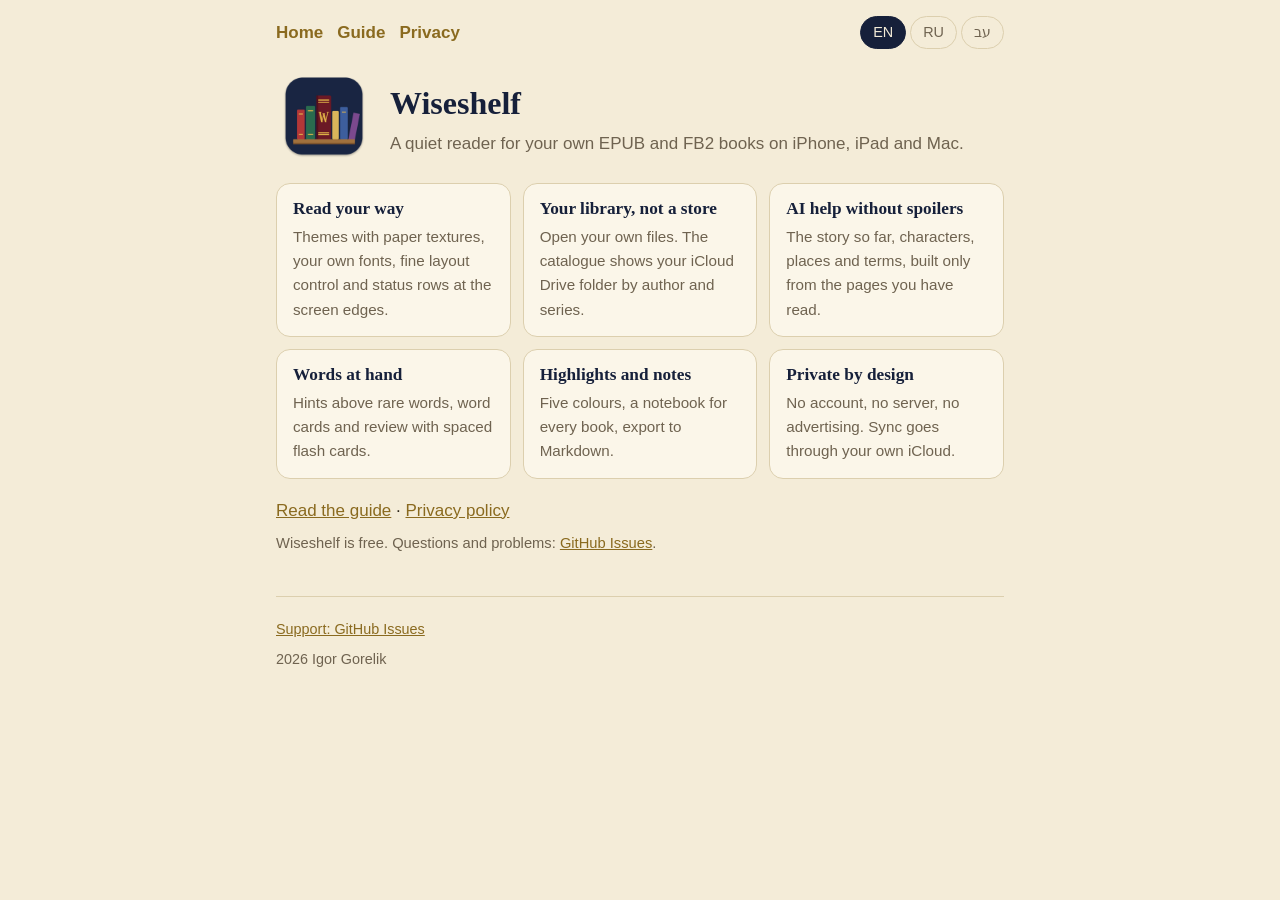
<file: index.html>
<!doctype html>
<html lang="en" dir="ltr">
<head>
<meta charset="utf-8">
<meta name="viewport" content="width=device-width, initial-scale=1">
<title>Wiseshelf – EPUB &amp; FB2 Reader</title>
<link rel="icon" href="icon.png">
<link rel="stylesheet" href="site.css">
</head>
<body>
<main>
<div class="top">
<nav class="nav"><a href="./" data-en="Home" data-ru="Главная" data-he="ראשי">Home</a><a href="guide.html" data-en="Guide" data-ru="Руководство" data-he="מדריך">Guide</a><a href="privacy.html" data-en="Privacy" data-ru="Приватность" data-he="פרטיות">Privacy</a></nav>
<div class="langs" role="group" aria-label="Language">
<button type="button" data-lang="en">EN</button><button type="button" data-lang="ru" lang="ru">RU</button><button type="button" data-lang="he" lang="he">עב</button>
</div>
</div>
<section lang="en" dir="ltr" data-title="Wiseshelf – EPUB &amp; FB2 Reader">
<div class="hero"><img src="icon.png" alt=""><div><h1>Wiseshelf</h1><p class="tag">A quiet reader for your own EPUB and FB2 books on iPhone, iPad and Mac.</p></div></div>
<div class="cards"><div class="card"><h3>Read your way</h3><p>Themes with paper textures, your own fonts, fine layout control and status rows at the screen edges.</p></div><div class="card"><h3>Your library, not a store</h3><p>Open your own files. The catalogue shows your iCloud Drive folder by author and series.</p></div><div class="card"><h3>AI help without spoilers</h3><p>The story so far, characters, places and terms, built only from the pages you have read.</p></div><div class="card"><h3>Words at hand</h3><p>Hints above rare words, word cards and review with spaced flash cards.</p></div><div class="card"><h3>Highlights and notes</h3><p>Five colours, a notebook for every book, export to Markdown.</p></div><div class="card"><h3>Private by design</h3><p>No account, no server, no advertising. Sync goes through your own iCloud.</p></div></div>
<p><a href="guide.html">Read the guide</a> · <a href="privacy.html">Privacy policy</a></p>
<p class="note">Wiseshelf is free. Questions and problems: <a href="https://github.com/IgorGorelik/wiseshelf-app/issues">GitHub Issues</a>.</p>
</section>
<section lang="ru" dir="ltr" data-title="Wiseshelf — читалка EPUB и FB2">
<div class="hero"><img src="icon.png" alt=""><div><h1>Wiseshelf</h1><p class="tag">Тихая читалка ваших собственных книг EPUB и FB2 для iPhone, iPad и Mac.</p></div></div>
<div class="cards"><div class="card"><h3>Читайте по-своему</h3><p>Темы с бумажной текстурой, свои шрифты, тонкая настройка вёрстки и строки состояния у краёв экрана.</p></div><div class="card"><h3>Ваша библиотека, а не магазин</h3><p>Открывайте свои файлы. Каталог показывает вашу папку в iCloud Drive по авторам и сериям.</p></div><div class="card"><h3>Помощь AI без спойлеров</h3><p>Сюжет до этого места, персонажи, места и термины: только по уже прочитанным страницам.</p></div><div class="card"><h3>Слова под рукой</h3><p>Подсказки над редкими словами, карточки слов и повторение с интервалами.</p></div><div class="card"><h3>Выделения и заметки</h3><p>Пять цветов, блокнот для каждой книги, экспорт в Markdown.</p></div><div class="card"><h3>Приватность</h3><p>Без учётной записи, без сервера, без рекламы. Синхронизация идёт через ваш iCloud.</p></div></div>
<p><a href="guide.html">Открыть руководство</a> · <a href="privacy.html">Политика приватности</a></p>
<p class="note">Wiseshelf бесплатна. Вопросы и проблемы: <a href="https://github.com/IgorGorelik/wiseshelf-app/issues">GitHub Issues</a>.</p>
</section>
<section lang="he" dir="rtl" data-title="Wiseshelf – קורא EPUB ו־FB2">
<div class="hero"><img src="icon.png" alt=""><div><h1>Wiseshelf</h1><p class="tag">אפליקציית קריאה שקטה לספרי ה־EPUB וה־FB2 שלכם ב־iPhone, ב־iPad וב־Mac.</p></div></div>
<div class="cards"><div class="card"><h3>קוראים בדרך שלכם</h3><p>ערכות נושא עם מרקם נייר, גופנים משלכם, שליטה מדויקת בעימוד ושורות מצב בשולי המסך.</p></div><div class="card"><h3>הספרייה שלכם, לא חנות</h3><p>פתחו את הקבצים שלכם. הקטלוג מציג את התיקייה שלכם ב־iCloud Drive לפי מחברים וסדרות.</p></div><div class="card"><h3>עזרת AI בלי ספוילרים</h3><p>העלילה עד כאן, דמויות, מקומות ומונחים: רק מתוך העמודים שכבר קראתם.</p></div><div class="card"><h3>מילים בהישג יד</h3><p>רמזים מעל מילים נדירות, כרטיסי מילים וחזרה במרווחים.</p></div><div class="card"><h3>הדגשות והערות</h3><p>חמישה צבעים, מחברת לכל ספר, ייצוא ל־Markdown.</p></div><div class="card"><h3>פרטיות</h3><p>בלי חשבון, בלי שרת, בלי פרסום. הסנכרון עובר דרך ה־iCloud שלכם.</p></div></div>
<p><a href="guide.html">למדריך</a> · <a href="privacy.html">מדיניות הפרטיות</a></p>
<p class="note">Wiseshelf חינמית. שאלות ובעיות: <a href="https://github.com/IgorGorelik/wiseshelf-app/issues">GitHub Issues</a>.</p>
</section>
<footer>
<p><a href="https://github.com/IgorGorelik/wiseshelf-app/issues" data-en="Support: GitHub Issues" data-ru="Поддержка: GitHub Issues" data-he="תמיכה: GitHub Issues">Support: GitHub Issues</a></p>
<p>2026 Igor Gorelik</p>
</footer>
</main>
<script src="site.js"></script>
</body>
</html>
</file>
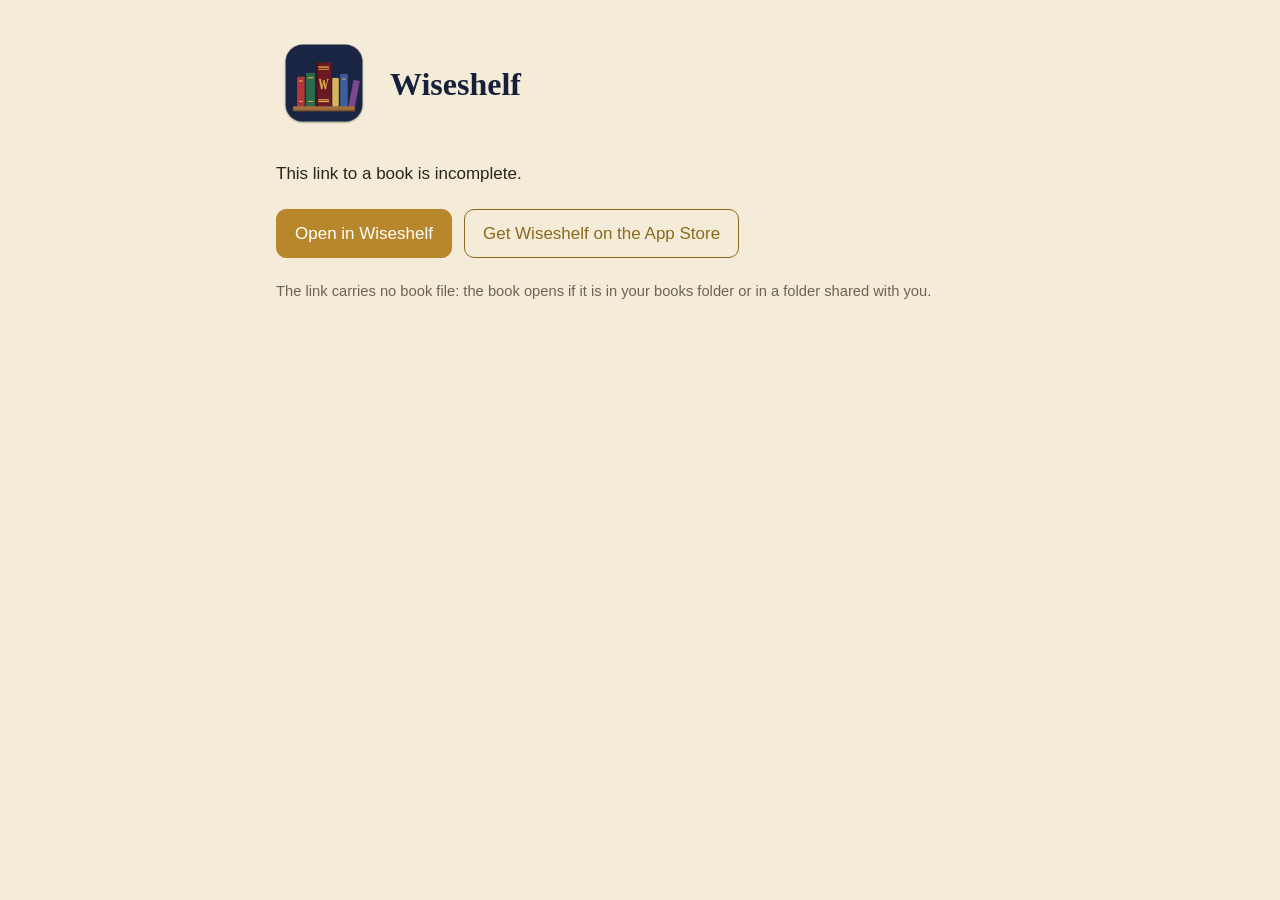
<file: b/index.html>
<!doctype html>
<html lang="en" dir="ltr">
<head>
<meta charset="utf-8">
<meta name="viewport" content="width=device-width, initial-scale=1">
<title>A book in Wiseshelf</title>
<meta property="og:title" content="A book in Wiseshelf">
<meta property="og:description" content="Open the book in Wiseshelf – EPUB &amp; FB2 Reader.">
<meta property="og:image" content="https://igorgorelik.github.io/wiseshelf-app/icon.png">
<link rel="icon" href="../icon.png">
<link rel="stylesheet" href="../site.css">
<style>
.book { margin: 28px 0 18px; }
.book h1 { margin: 0 0 6px; }
.book p { margin: 2px 0; color: var(--muted, #777); }
.actions { display: flex; flex-wrap: wrap; gap: 12px; margin: 22px 0; }
.actions a { padding: 10px 18px; border-radius: 10px; text-decoration: none; border: 1px solid currentColor; }
.actions a.primary { background: #B8862B; color: #fff; border-color: #B8862B; }
</style>
</head>
<body>
<main>
<div class="hero"><img src="../icon.png" alt=""><div><h1>Wiseshelf</h1></div></div>
<div class="book"><h1 id="title"></h1><p id="authors"></p><p id="series"></p></div>
<p id="note"></p>
<div class="actions">
<a id="open" class="primary" href="wiseshelf://b"></a>
<a id="store" href="https://apps.apple.com/app/id6839266000"></a>
</div>
<p id="hint" class="note"></p>
</main>
<script>
// The book's marks are after "#": they never reach the server. Book links: docs/book-links.md in the app's repository.
const T = {
  en: { note: "Someone sent you a link to this book. If you have Wiseshelf, it opens the book in your own folders.",
        open: "Open in Wiseshelf", store: "Get Wiseshelf on the App Store",
        hint: "The link carries no book file: the book opens if it is in your books folder or in a folder shared with you.",
        bad: "This link to a book is incomplete." },
  ru: { note: "Вам прислали ссылку на эту книгу. Если у вас есть Wiseshelf, книга откроется в ваших папках.",
        open: "Открыть в Wiseshelf", store: "Wiseshelf в App Store",
        hint: "В ссылке нет файла книги: она откроется, если есть в вашей папке с книгами или в папке, к которой вам дали доступ.",
        bad: "Ссылка на книгу неполная." },
  he: { note: "שלחו לך קישור לספר הזה. אם Wiseshelf מותקנת אצלך, הספר ייפתח מהתיקיות שלך.",
        open: "פתיחה ב-Wiseshelf", store: "Wiseshelf ב-App Store",
        hint: "בקישור אין קובץ של ספר: הספר ייפתח אם הוא נמצא בתיקיית הספרים שלך או בתיקייה ששיתפו איתך.",
        bad: "הקישור לספר אינו שלם." }
};
const lang = (navigator.language || "en").slice(0, 2);
const t = T[lang] || T.en;
document.documentElement.lang = T[lang] ? lang : "en";
if (lang === "he") document.documentElement.dir = "rtl";
const frag = location.hash.slice(1);
let book = null;
try {
  const b64 = frag.replace(/-/g, "+").replace(/_/g, "/");
  const bytes = Uint8Array.from(atob(b64 + "===".slice((b64.length + 3) % 4)), c => c.charCodeAt(0));
  book = JSON.parse(new TextDecoder().decode(bytes));
} catch (e) {}
const set = (id, text) => { document.getElementById(id).textContent = text || ""; };
if (book && book.t) {
  set("title", book.t);
  set("authors", (book.a || []).join(", "));
  if (book.s) set("series", book.s + (book.n ? " · " + book.n : ""));
  document.title = book.t + " — Wiseshelf";
  set("note", t.note);
} else {
  set("note", t.bad);
}
set("open", t.open);
set("store", t.store);
set("hint", t.hint);
document.getElementById("open").href = "wiseshelf://b#" + frag;
</script>
</body>
</html>
</file>
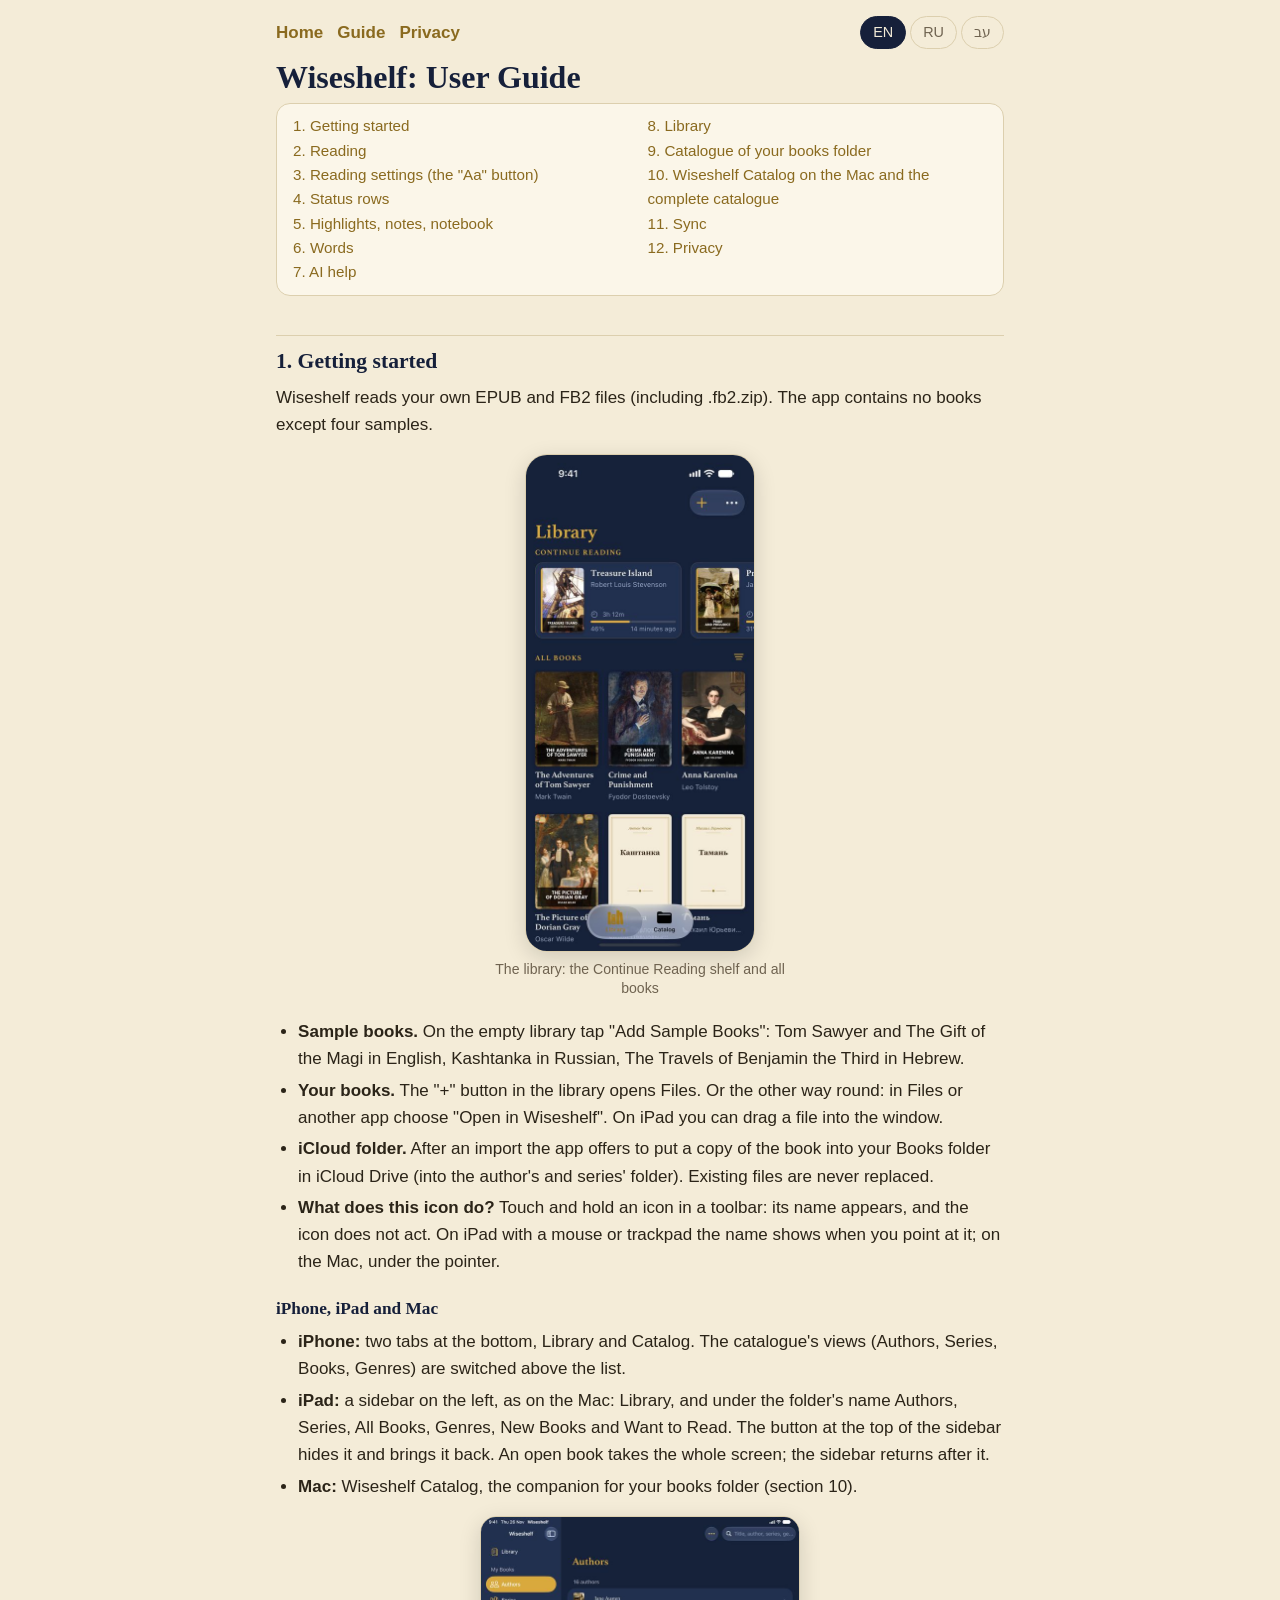
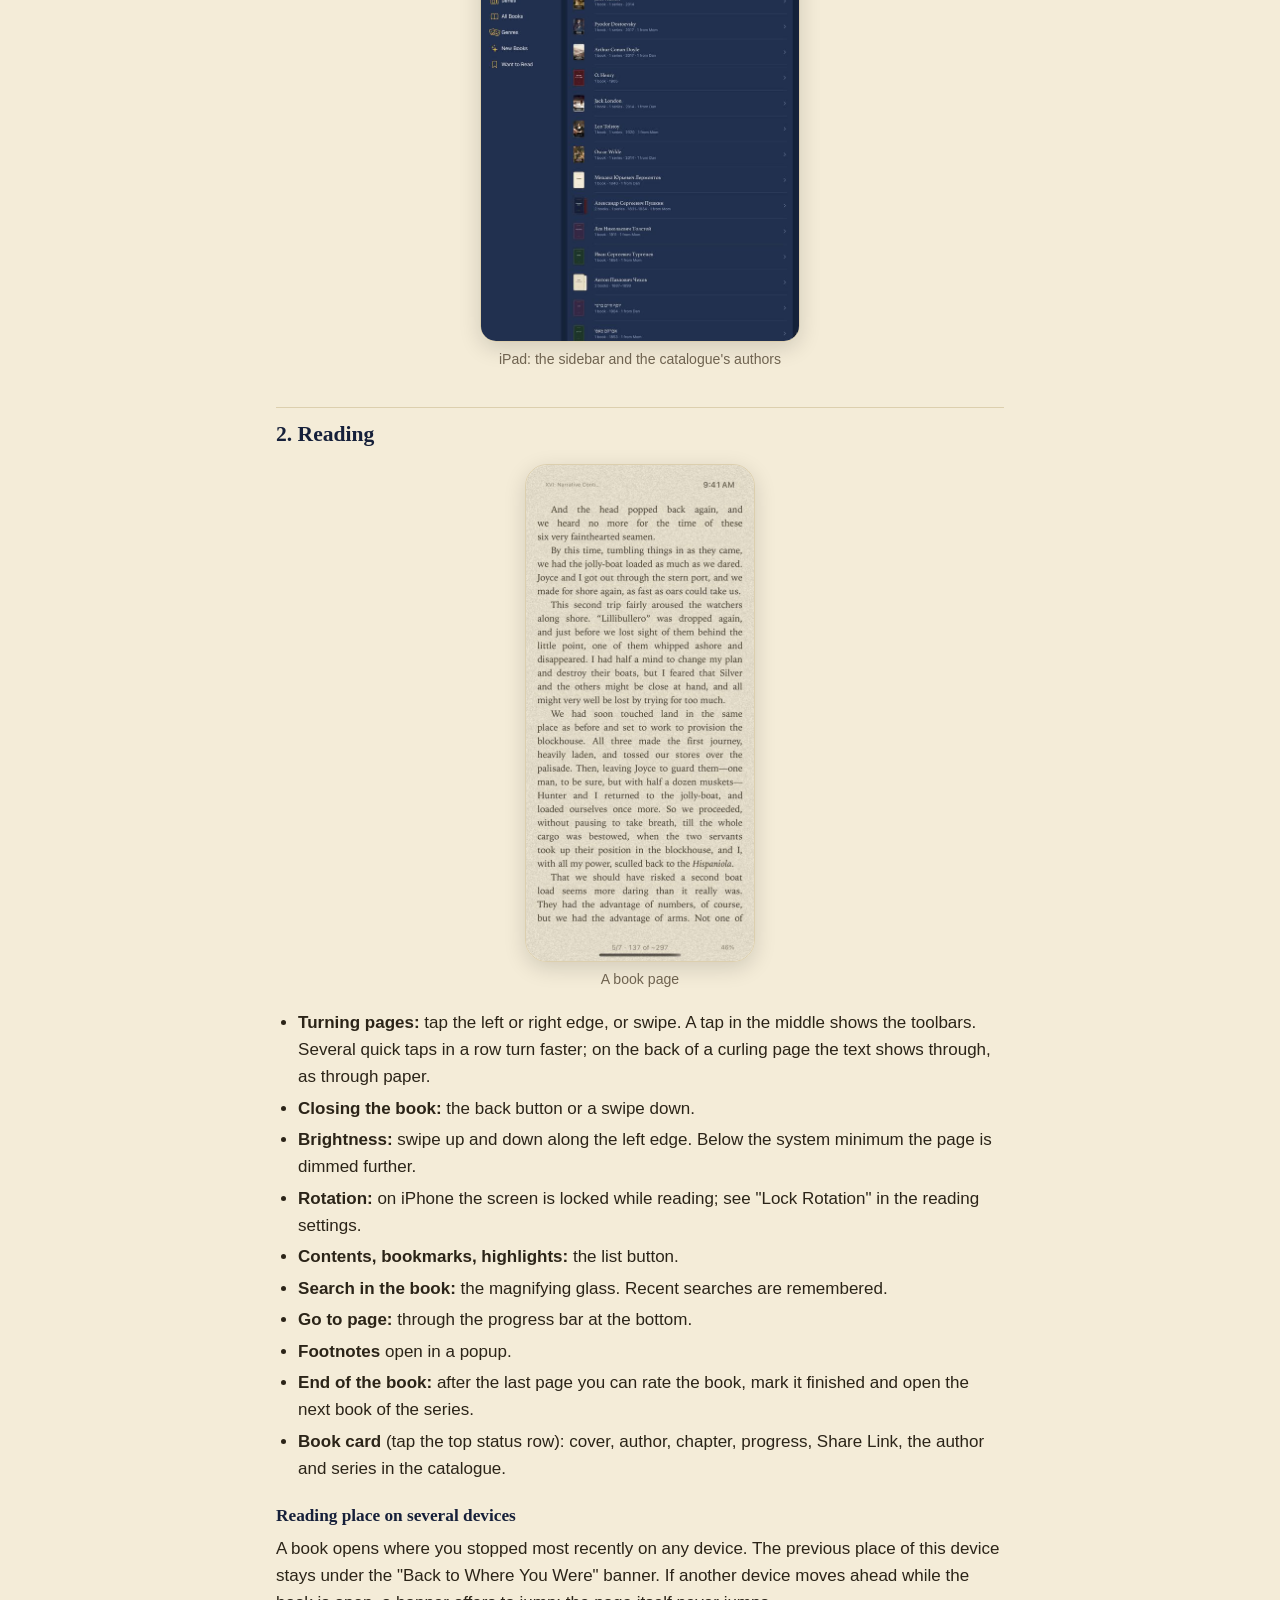
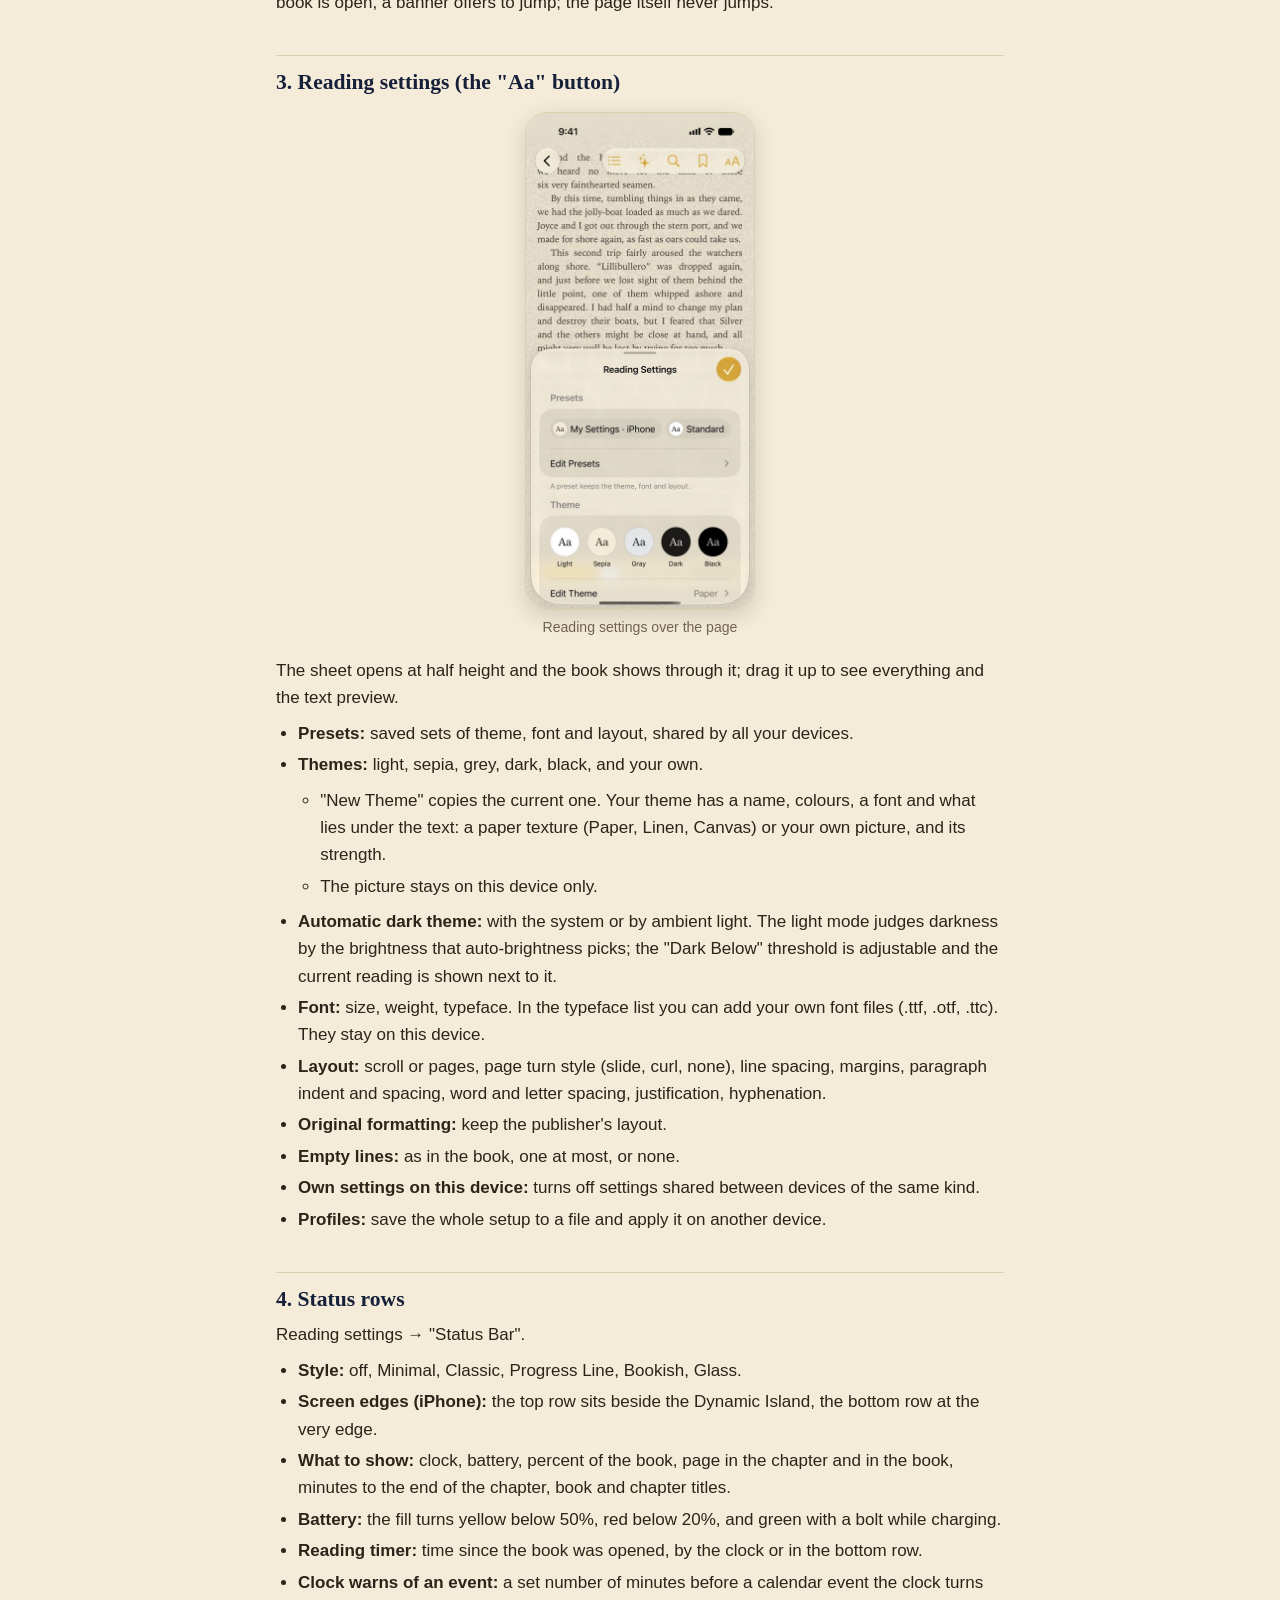
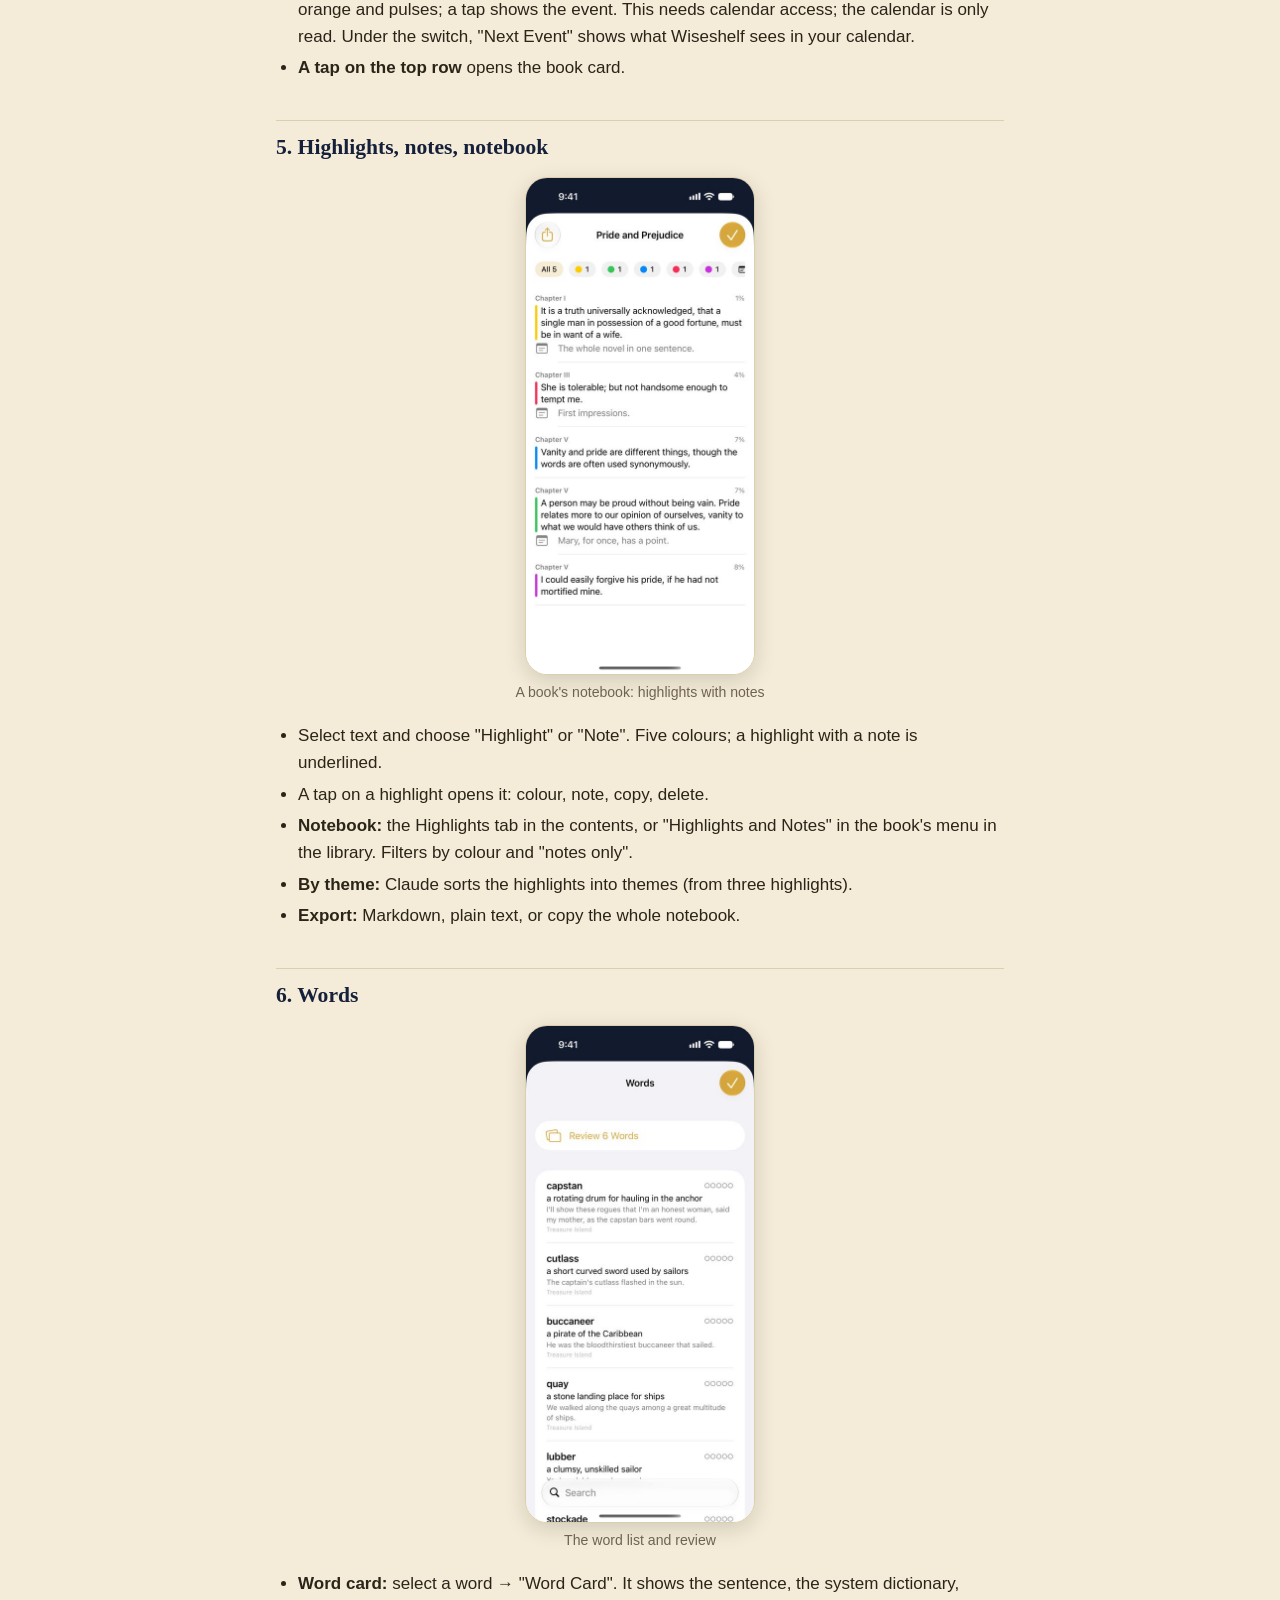
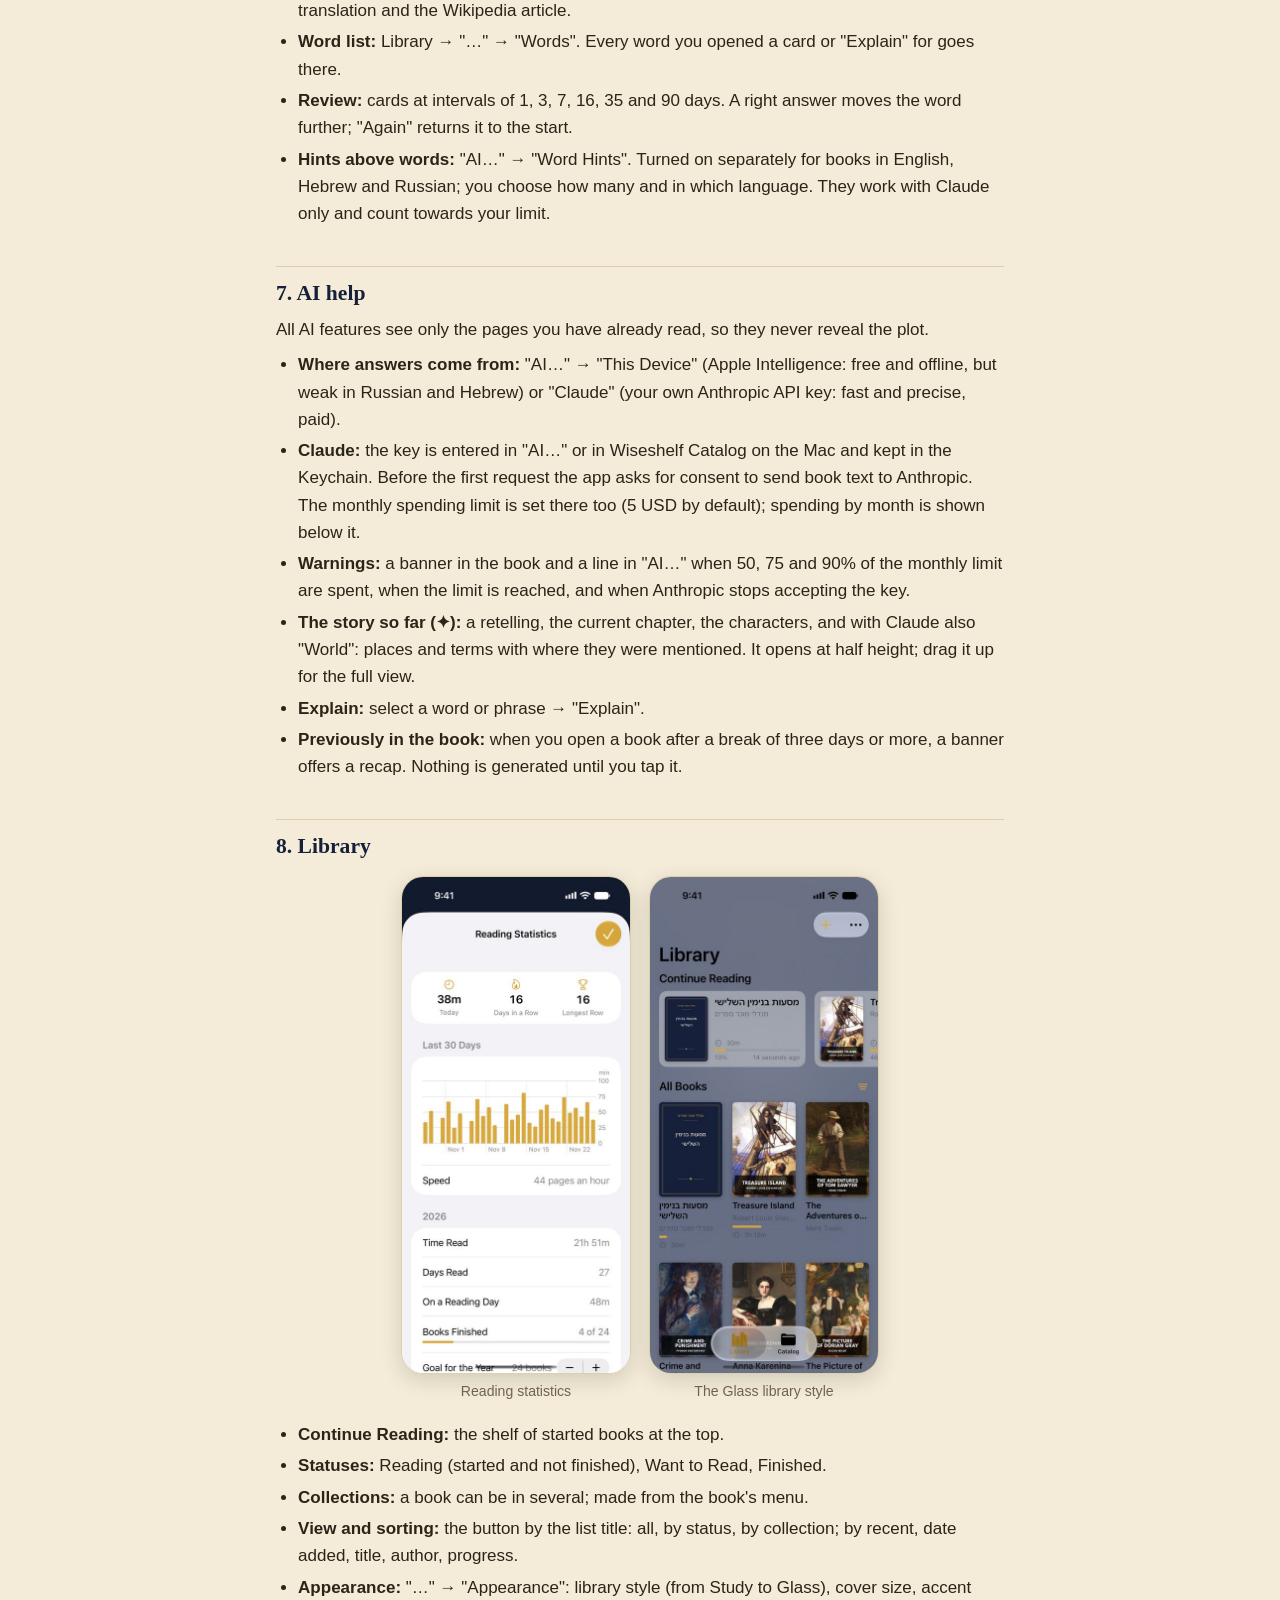
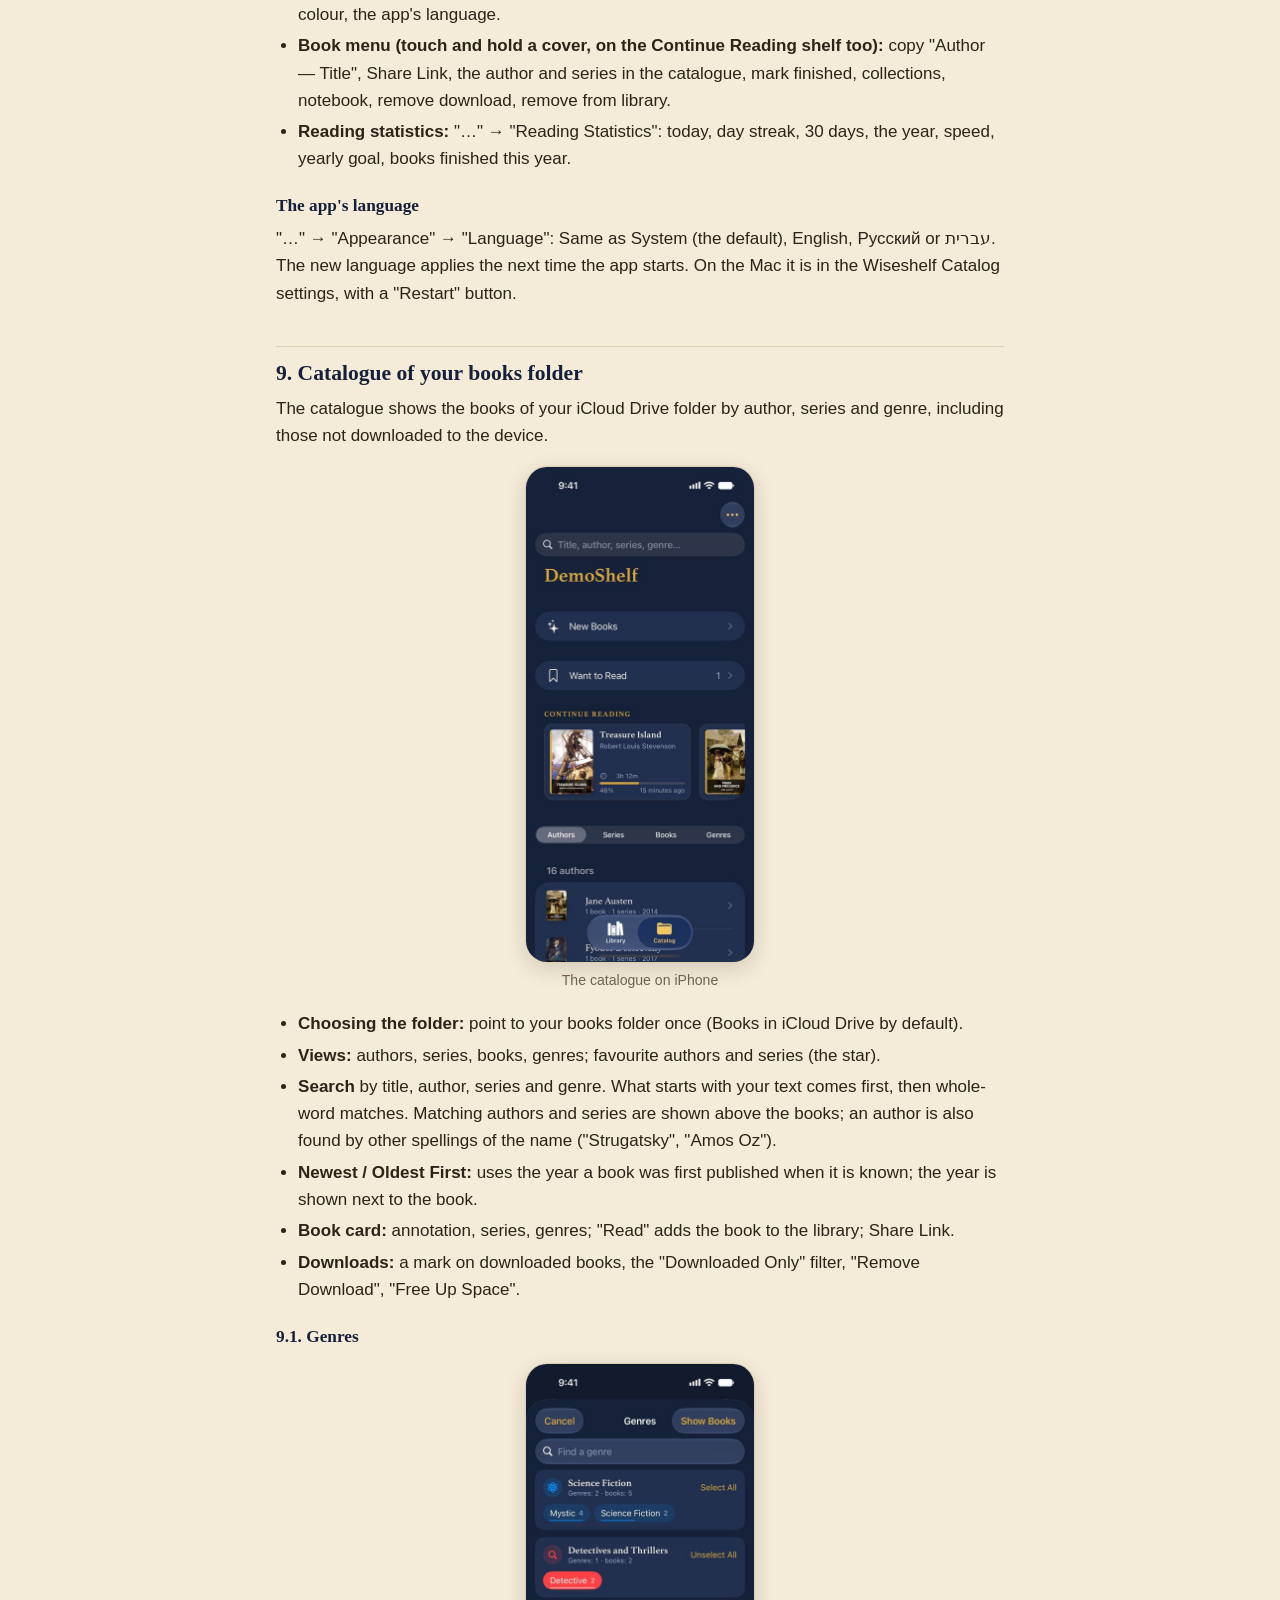
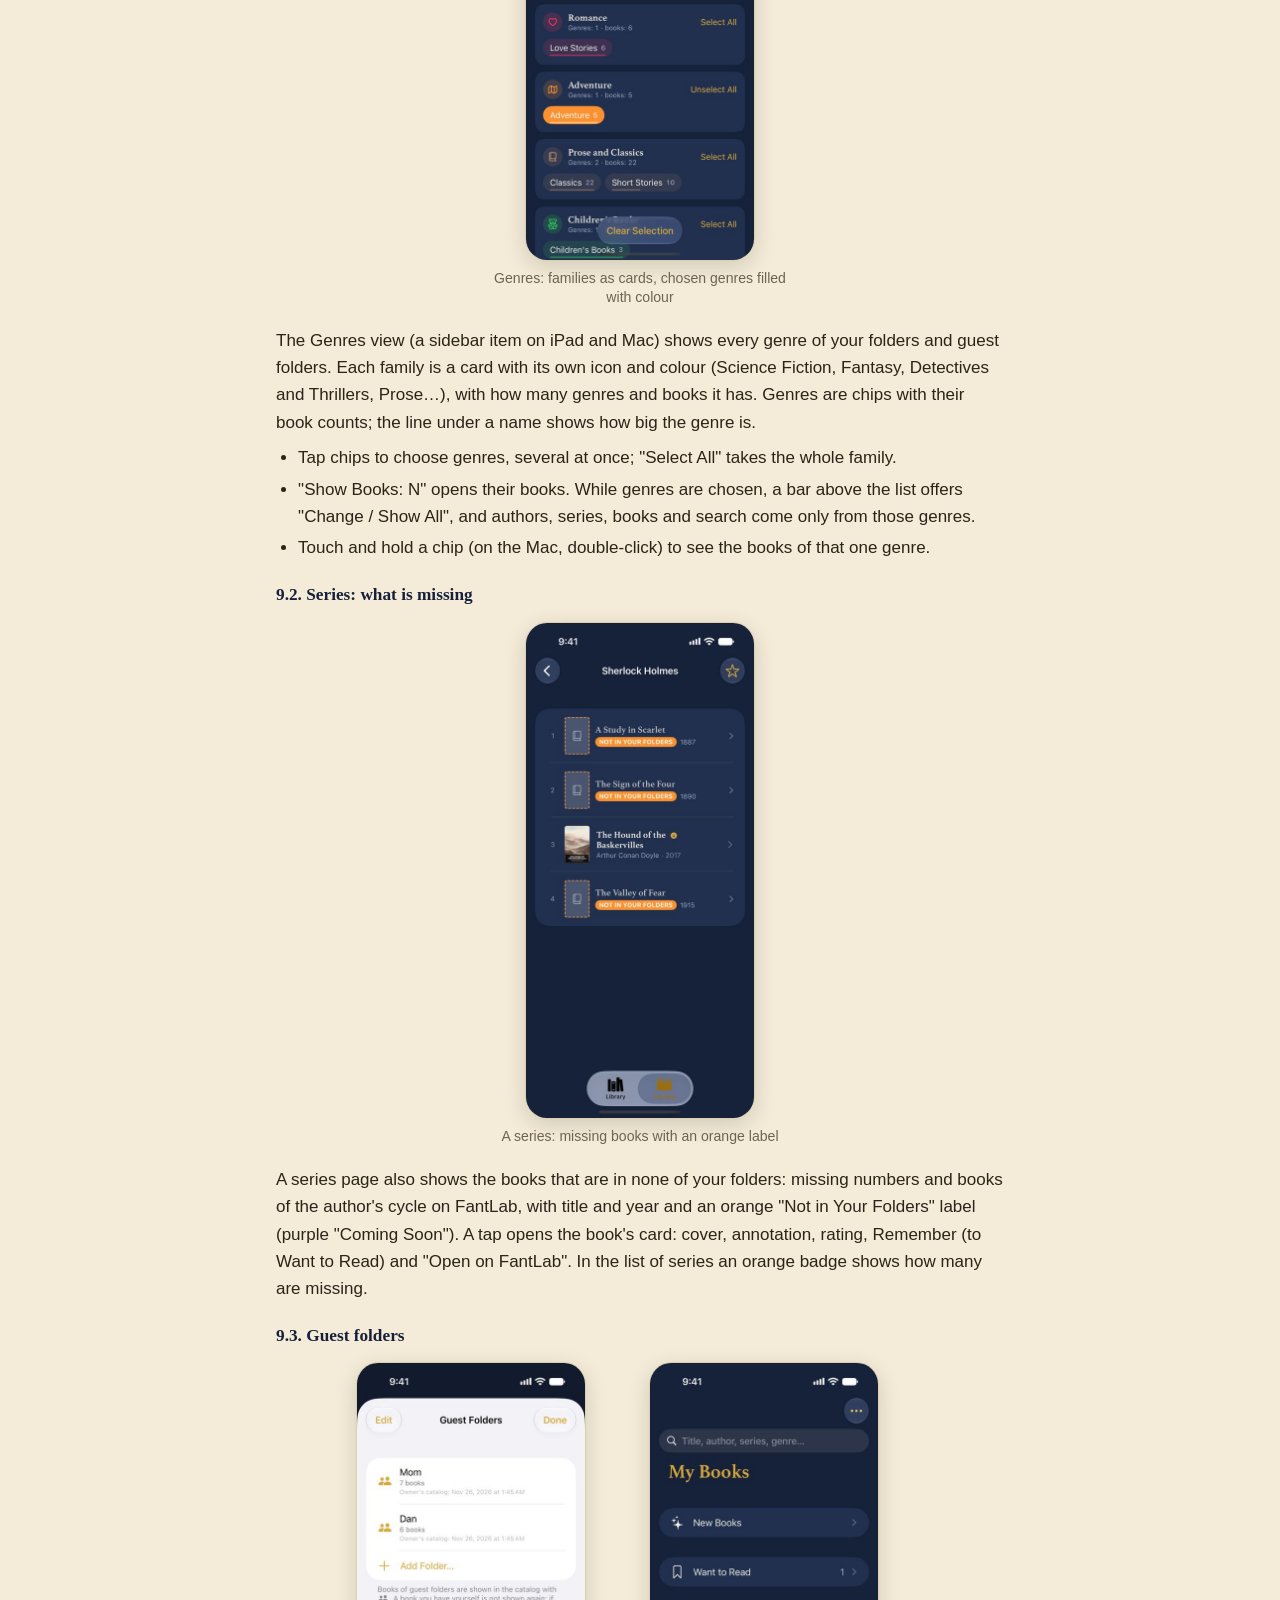
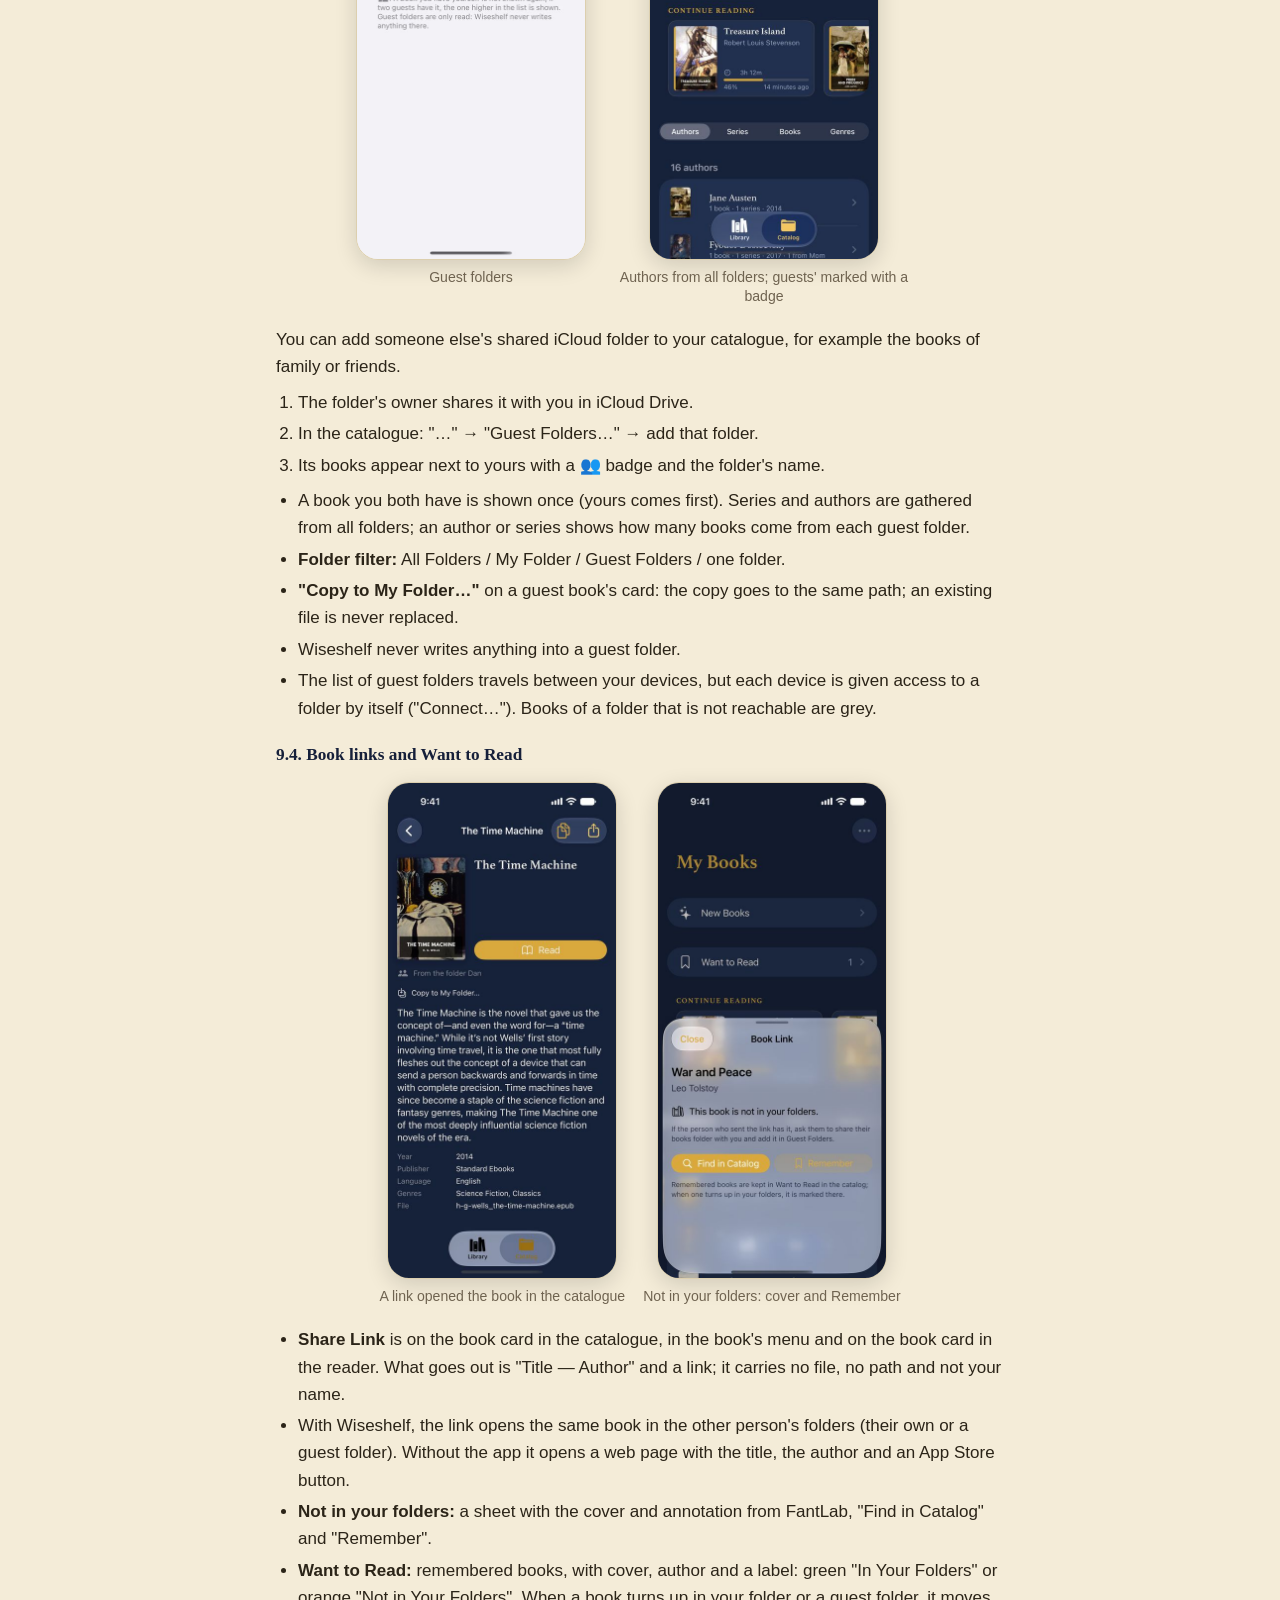
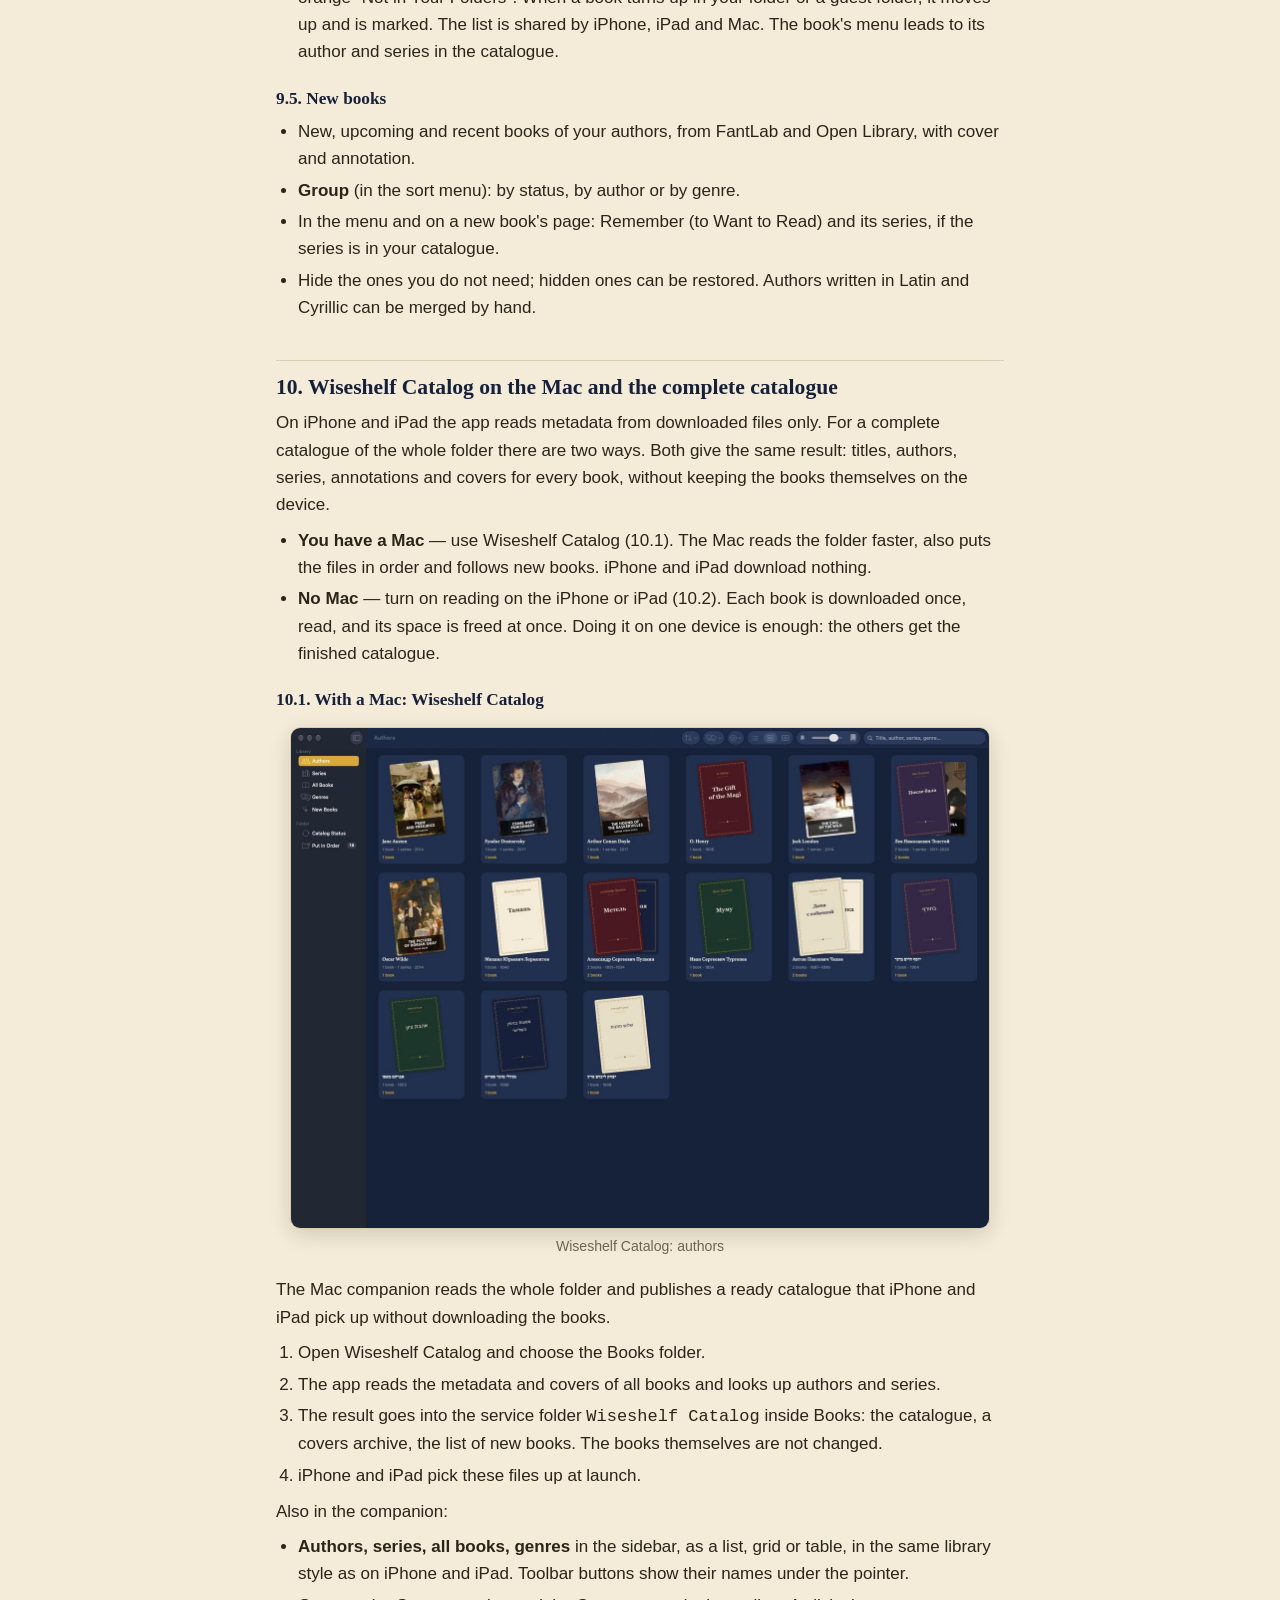
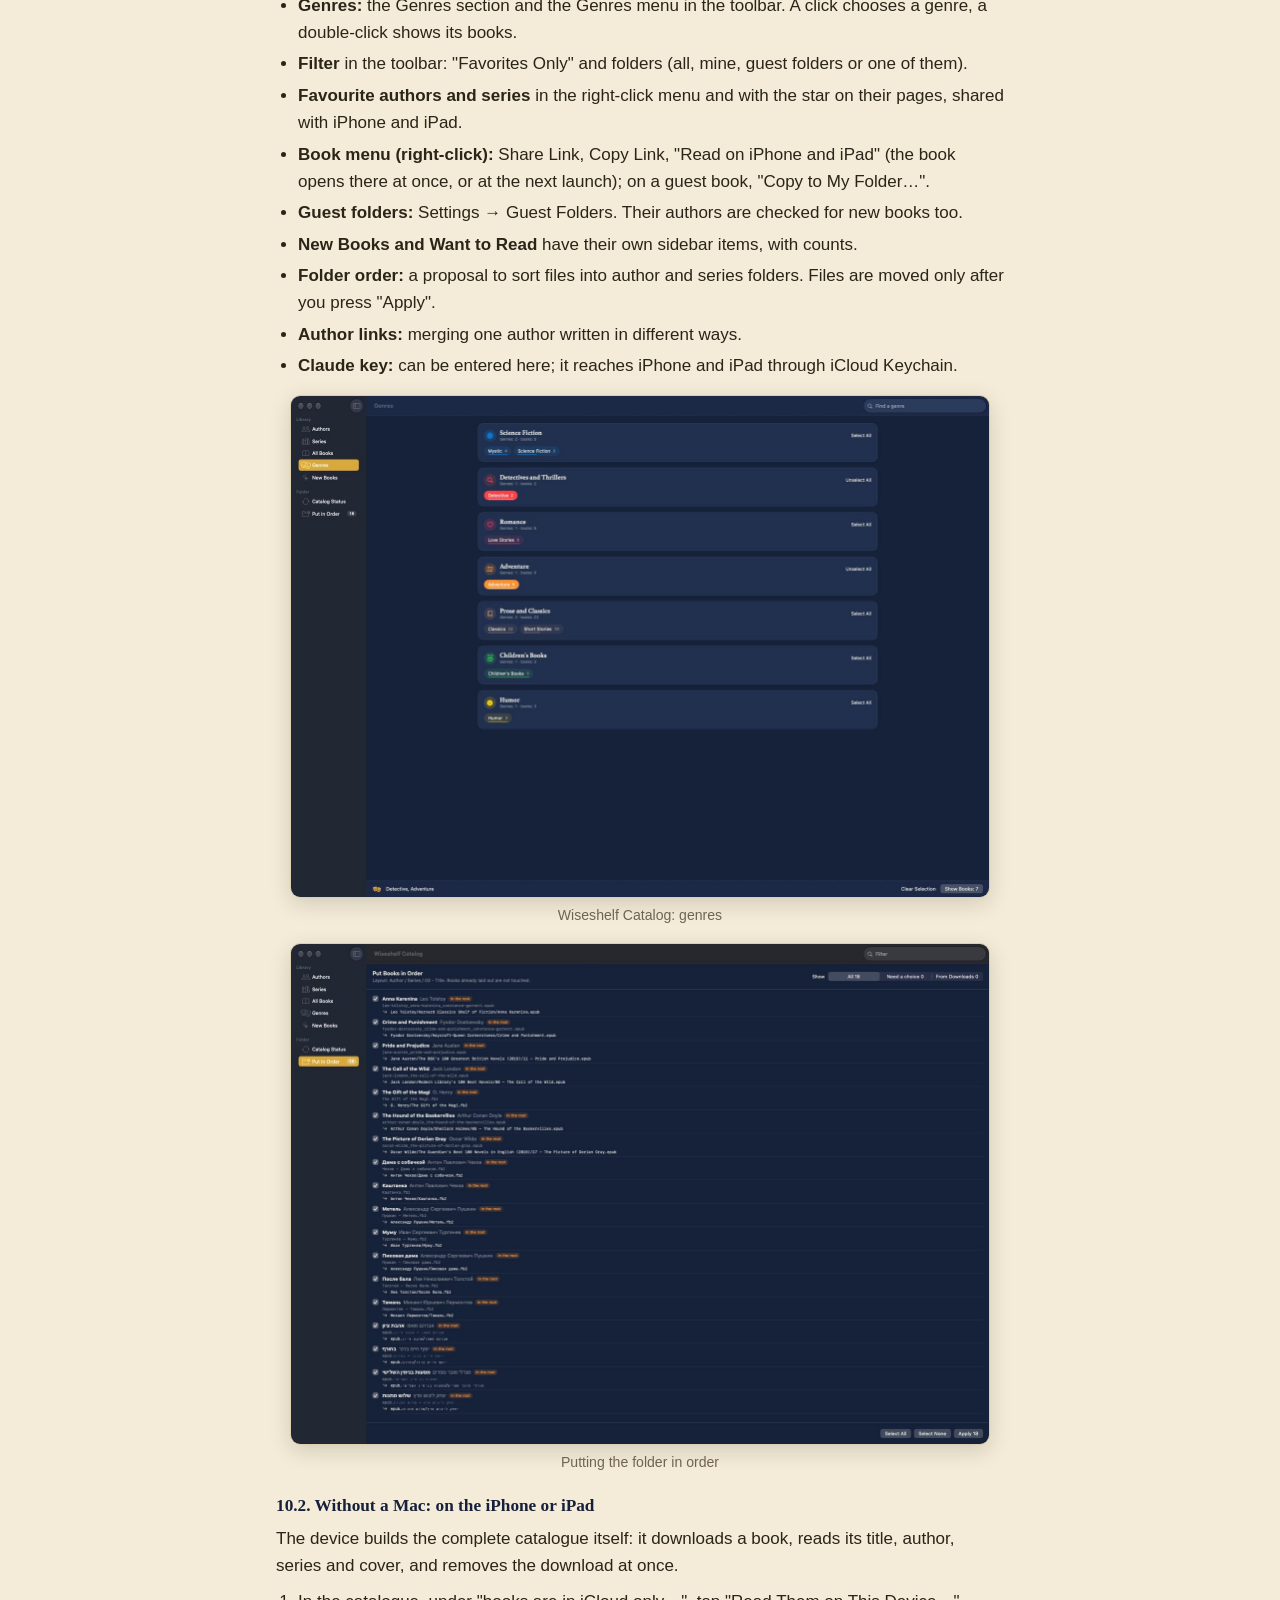
<file: guide.html>
<!doctype html>
<html lang="en" dir="ltr">
<head>
<meta charset="utf-8">
<meta name="viewport" content="width=device-width, initial-scale=1">
<title>Wiseshelf: User Guide</title>
<link rel="icon" href="icon.png">
<link rel="stylesheet" href="site.css">
</head>
<body>
<main>
<div class="top">
<nav class="nav"><a href="./" data-en="Home" data-ru="Главная" data-he="ראשי">Home</a><a href="guide.html" data-en="Guide" data-ru="Руководство" data-he="מדריך">Guide</a><a href="privacy.html" data-en="Privacy" data-ru="Приватность" data-he="פרטיות">Privacy</a></nav>
<div class="langs" role="group" aria-label="Language">
<button type="button" data-lang="en">EN</button><button type="button" data-lang="ru" lang="ru">RU</button><button type="button" data-lang="he" lang="he">עב</button>
</div>
</div>
<section lang="en" dir="ltr" data-title="Wiseshelf: User Guide">
<h1>Wiseshelf: User Guide</h1>
<div class="toc"><div><a href="#en1">1. Getting started</a></div><div><a href="#en2">2. Reading</a></div><div><a href="#en3">3. Reading settings (the "Aa" button)</a></div><div><a href="#en4">4. Status rows</a></div><div><a href="#en5">5. Highlights, notes, notebook</a></div><div><a href="#en6">6. Words</a></div><div><a href="#en7">7. AI help</a></div><div><a href="#en8">8. Library</a></div><div><a href="#en9">9. Catalogue of your books folder</a></div><div><a href="#en10">10. Wiseshelf Catalog on the Mac and the complete catalogue</a></div><div><a href="#en11">11. Sync</a></div><div><a href="#en12">12. Privacy</a></div></div>
<h2 id="en1">1. Getting started</h2>
<p>Wiseshelf reads your own EPUB and FB2 files (including .fb2.zip). The app contains no books except four samples.</p>
<div class="shots"><figure class="shot phone"><img src="img/en/phone-02-library.jpg" alt="The library: the Continue Reading shelf and all books" loading="lazy"><figcaption>The library: the Continue Reading shelf and all books</figcaption></figure></div>
<ul>
<li><strong>Sample books.</strong> On the empty library tap "Add Sample Books": Tom Sawyer and The Gift of the Magi in English, Kashtanka in Russian, The Travels of Benjamin the Third in Hebrew.</li>
<li><strong>Your books.</strong> The "+" button in the library opens Files. Or the other way round: in Files or another app choose "Open in Wiseshelf". On iPad you can drag a file into the window.</li>
<li><strong>iCloud folder.</strong> After an import the app offers to put a copy of the book into your Books folder in iCloud Drive (into the author's and series' folder). Existing files are never replaced.</li>
<li><strong>What does this icon do?</strong> Touch and hold an icon in a toolbar: its name appears, and the icon does not act. On iPad with a mouse or trackpad the name shows when you point at it; on the Mac, under the pointer.</li>
</ul>
<h3>iPhone, iPad and Mac</h3>
<ul>
<li><strong>iPhone:</strong> two tabs at the bottom, Library and Catalog. The catalogue's views (Authors, Series, Books, Genres) are switched above the list.</li>
<li><strong>iPad:</strong> a sidebar on the left, as on the Mac: Library, and under the folder's name Authors, Series, All Books, Genres, New Books and Want to Read. The button at the top of the sidebar hides it and brings it back. An open book takes the whole screen; the sidebar returns after it.</li>
<li><strong>Mac:</strong> Wiseshelf Catalog, the companion for your books folder (section 10).</li>
</ul>
<div class="shots"><figure class="shot pad"><img src="img/en/pad-15-guest-authors.jpg" alt="iPad: the sidebar and the catalogue&#x27;s authors" loading="lazy"><figcaption>iPad: the sidebar and the catalogue's authors</figcaption></figure></div>
<h2 id="en2">2. Reading</h2>
<div class="shots"><figure class="shot phone"><img src="img/en/phone-01-reading.jpg" alt="A book page" loading="lazy"><figcaption>A book page</figcaption></figure></div>
<ul>
<li><strong>Turning pages:</strong> tap the left or right edge, or swipe. A tap in the middle shows the toolbars. Several quick taps in a row turn faster; on the back of a curling page the text shows through, as through paper.</li>
<li><strong>Closing the book:</strong> the back button or a swipe down.</li>
<li><strong>Brightness:</strong> swipe up and down along the left edge. Below the system minimum the page is dimmed further.</li>
<li><strong>Rotation:</strong> on iPhone the screen is locked while reading; see "Lock Rotation" in the reading settings.</li>
<li><strong>Contents, bookmarks, highlights:</strong> the list button.</li>
<li><strong>Search in the book:</strong> the magnifying glass. Recent searches are remembered.</li>
<li><strong>Go to page:</strong> through the progress bar at the bottom.</li>
<li><strong>Footnotes</strong> open in a popup.</li>
<li><strong>End of the book:</strong> after the last page you can rate the book, mark it finished and open the next book of the series.</li>
<li><strong>Book card</strong> (tap the top status row): cover, author, chapter, progress, Share Link, the author and series in the catalogue.</li>
</ul>
<h3>Reading place on several devices</h3>
<p>A book opens where you stopped most recently on any device. The previous place of this device stays under the "Back to Where You Were" banner. If another device moves ahead while the book is open, a banner offers to jump; the page itself never jumps.</p>
<h2 id="en3">3. Reading settings (the "Aa" button)</h2>
<div class="shots"><figure class="shot phone"><img src="img/en/phone-03-settings.jpg" alt="Reading settings over the page" loading="lazy"><figcaption>Reading settings over the page</figcaption></figure></div>
<p>The sheet opens at half height and the book shows through it; drag it up to see everything and the text preview.</p>
<ul>
<li><strong>Presets:</strong> saved sets of theme, font and layout, shared by all your devices.</li>
<li><strong>Themes:</strong> light, sepia, grey, dark, black, and your own.</li>
<ul>
<li>"New Theme" copies the current one. Your theme has a name, colours, a font and what lies under the text: a paper texture (Paper, Linen, Canvas) or your own picture, and its strength.</li>
<li>The picture stays on this device only.</li>
</ul>
<li><strong>Automatic dark theme:</strong> with the system or by ambient light. The light mode judges darkness by the brightness that auto-brightness picks; the "Dark Below" threshold is adjustable and the current reading is shown next to it.</li>
<li><strong>Font:</strong> size, weight, typeface. In the typeface list you can add your own font files (.ttf, .otf, .ttc). They stay on this device.</li>
<li><strong>Layout:</strong> scroll or pages, page turn style (slide, curl, none), line spacing, margins, paragraph indent and spacing, word and letter spacing, justification, hyphenation.</li>
<li><strong>Original formatting:</strong> keep the publisher's layout.</li>
<li><strong>Empty lines:</strong> as in the book, one at most, or none.</li>
<li><strong>Own settings on this device:</strong> turns off settings shared between devices of the same kind.</li>
<li><strong>Profiles:</strong> save the whole setup to a file and apply it on another device.</li>
</ul>
<h2 id="en4">4. Status rows</h2>
<p>Reading settings → "Status Bar".</p>
<ul>
<li><strong>Style:</strong> off, Minimal, Classic, Progress Line, Bookish, Glass.</li>
<li><strong>Screen edges (iPhone):</strong> the top row sits beside the Dynamic Island, the bottom row at the very edge.</li>
<li><strong>What to show:</strong> clock, battery, percent of the book, page in the chapter and in the book, minutes to the end of the chapter, book and chapter titles.</li>
<li><strong>Battery:</strong> the fill turns yellow below 50%, red below 20%, and green with a bolt while charging.</li>
<li><strong>Reading timer:</strong> time since the book was opened, by the clock or in the bottom row.</li>
<li><strong>Clock warns of an event:</strong> a set number of minutes before a calendar event the clock turns orange and pulses; a tap shows the event. This needs calendar access; the calendar is only read. Under the switch, "Next Event" shows what Wiseshelf sees in your calendar.</li>
<li><strong>A tap on the top row</strong> opens the book card.</li>
</ul>
<h2 id="en5">5. Highlights, notes, notebook</h2>
<div class="shots"><figure class="shot phone"><img src="img/en/phone-06-notebook.jpg" alt="A book&#x27;s notebook: highlights with notes" loading="lazy"><figcaption>A book's notebook: highlights with notes</figcaption></figure></div>
<ul>
<li>Select text and choose "Highlight" or "Note". Five colours; a highlight with a note is underlined.</li>
<li>A tap on a highlight opens it: colour, note, copy, delete.</li>
<li><strong>Notebook:</strong> the Highlights tab in the contents, or "Highlights and Notes" in the book's menu in the library. Filters by colour and "notes only".</li>
<li><strong>By theme:</strong> Claude sorts the highlights into themes (from three highlights).</li>
<li><strong>Export:</strong> Markdown, plain text, or copy the whole notebook.</li>
</ul>
<h2 id="en6">6. Words</h2>
<div class="shots"><figure class="shot phone"><img src="img/en/phone-09-words.jpg" alt="The word list and review" loading="lazy"><figcaption>The word list and review</figcaption></figure></div>
<ul>
<li><strong>Word card:</strong> select a word → "Word Card". It shows the sentence, the system dictionary, translation and the Wikipedia article.</li>
<li><strong>Word list:</strong> Library → "…" → "Words". Every word you opened a card or "Explain" for goes there.</li>
<li><strong>Review:</strong> cards at intervals of 1, 3, 7, 16, 35 and 90 days. A right answer moves the word further; "Again" returns it to the start.</li>
<li><strong>Hints above words:</strong> "AI…" → "Word Hints". Turned on separately for books in English, Hebrew and Russian; you choose how many and in which language. They work with Claude only and count towards your limit.</li>
</ul>
<h2 id="en7">7. AI help</h2>
<p>All AI features see only the pages you have already read, so they never reveal the plot.</p>
<ul>
<li><strong>Where answers come from:</strong> "AI…" → "This Device" (Apple Intelligence: free and offline, but weak in Russian and Hebrew) or "Claude" (your own Anthropic API key: fast and precise, paid).</li>
<li><strong>Claude:</strong> the key is entered in "AI…" or in Wiseshelf Catalog on the Mac and kept in the Keychain. Before the first request the app asks for consent to send book text to Anthropic. The monthly spending limit is set there too (5 USD by default); spending by month is shown below it.</li>
<li><strong>Warnings:</strong> a banner in the book and a line in "AI…" when 50, 75 and 90% of the monthly limit are spent, when the limit is reached, and when Anthropic stops accepting the key.</li>
<li><strong>The story so far (✦):</strong> a retelling, the current chapter, the characters, and with Claude also "World": places and terms with where they were mentioned. It opens at half height; drag it up for the full view.</li>
<li><strong>Explain:</strong> select a word or phrase → "Explain".</li>
<li><strong>Previously in the book:</strong> when you open a book after a break of three days or more, a banner offers a recap. Nothing is generated until you tap it.</li>
</ul>
<h2 id="en8">8. Library</h2>
<div class="shots"><figure class="shot phone"><img src="img/en/phone-07-statistics.jpg" alt="Reading statistics" loading="lazy"><figcaption>Reading statistics</figcaption></figure><figure class="shot phone"><img src="img/en/phone-14-library-glass.jpg" alt="The Glass library style" loading="lazy"><figcaption>The Glass library style</figcaption></figure></div>
<ul>
<li><strong>Continue Reading:</strong> the shelf of started books at the top.</li>
<li><strong>Statuses:</strong> Reading (started and not finished), Want to Read, Finished.</li>
<li><strong>Collections:</strong> a book can be in several; made from the book's menu.</li>
<li><strong>View and sorting:</strong> the button by the list title: all, by status, by collection; by recent, date added, title, author, progress.</li>
<li><strong>Appearance:</strong> "…" → "Appearance": library style (from Study to Glass), cover size, accent colour, the app's language.</li>
<li><strong>Book menu (touch and hold a cover, on the Continue Reading shelf too):</strong> copy "Author — Title", Share Link, the author and series in the catalogue, mark finished, collections, notebook, remove download, remove from library.</li>
<li><strong>Reading statistics:</strong> "…" → "Reading Statistics": today, day streak, 30 days, the year, speed, yearly goal, books finished this year.</li>
</ul>
<h3>The app's language</h3>
<p>"…" → "Appearance" → "Language": Same as System (the default), English, Русский or עברית. The new language applies the next time the app starts. On the Mac it is in the Wiseshelf Catalog settings, with a "Restart" button.</p>
<h2 id="en9">9. Catalogue of your books folder</h2>
<p>The catalogue shows the books of your iCloud Drive folder by author, series and genre, including those not downloaded to the device.</p>
<div class="shots"><figure class="shot phone"><img src="img/en/phone-08-catalog.jpg" alt="The catalogue on iPhone" loading="lazy"><figcaption>The catalogue on iPhone</figcaption></figure></div>
<ul>
<li><strong>Choosing the folder:</strong> point to your books folder once (Books in iCloud Drive by default).</li>
<li><strong>Views:</strong> authors, series, books, genres; favourite authors and series (the star).</li>
<li><strong>Search</strong> by title, author, series and genre. What starts with your text comes first, then whole-word matches. Matching authors and series are shown above the books; an author is also found by other spellings of the name ("Strugatsky", "Amos Oz").</li>
<li><strong>Newest / Oldest First:</strong> uses the year a book was first published when it is known; the year is shown next to the book.</li>
<li><strong>Book card:</strong> annotation, series, genres; "Read" adds the book to the library; Share Link.</li>
<li><strong>Downloads:</strong> a mark on downloaded books, the "Downloaded Only" filter, "Remove Download", "Free Up Space".</li>
</ul>
<h3>9.1. Genres</h3>
<div class="shots"><figure class="shot phone"><img src="img/en/phone-22-genres.jpg" alt="Genres: families as cards, chosen genres filled with colour" loading="lazy"><figcaption>Genres: families as cards, chosen genres filled with colour</figcaption></figure></div>
<p>The Genres view (a sidebar item on iPad and Mac) shows every genre of your folders and guest folders. Each family is a card with its own icon and colour (Science Fiction, Fantasy, Detectives and Thrillers, Prose…), with how many genres and books it has. Genres are chips with their book counts; the line under a name shows how big the genre is.</p>
<ul>
<li>Tap chips to choose genres, several at once; "Select All" takes the whole family.</li>
<li>"Show Books: N" opens their books. While genres are chosen, a bar above the list offers "Change / Show All", and authors, series, books and search come only from those genres.</li>
<li>Touch and hold a chip (on the Mac, double-click) to see the books of that one genre.</li>
</ul>
<h3>9.2. Series: what is missing</h3>
<div class="shots"><figure class="shot phone"><img src="img/en/phone-24-series-missing.jpg" alt="A series: missing books with an orange label" loading="lazy"><figcaption>A series: missing books with an orange label</figcaption></figure></div>
<p>A series page also shows the books that are in none of your folders: missing numbers and books of the author's cycle on FantLab, with title and year and an orange "Not in Your Folders" label (purple "Coming Soon"). A tap opens the book's card: cover, annotation, rating, Remember (to Want to Read) and "Open on FantLab". In the list of series an orange badge shows how many are missing.</p>
<h3>9.3. Guest folders</h3>
<div class="shots"><figure class="shot phone"><img src="img/en/phone-17-guest-folders.jpg" alt="Guest folders" loading="lazy"><figcaption>Guest folders</figcaption></figure><figure class="shot phone"><img src="img/en/phone-15-guest-authors.jpg" alt="Authors from all folders; guests&#x27; marked with a badge" loading="lazy"><figcaption>Authors from all folders; guests' marked with a badge</figcaption></figure></div>
<p>You can add someone else's shared iCloud folder to your catalogue, for example the books of family or friends.</p>
<ol>
<li>The folder's owner shares it with you in iCloud Drive.</li>
<li>In the catalogue: "…" → "Guest Folders…" → add that folder.</li>
<li>Its books appear next to yours with a 👥 badge and the folder's name.</li>
</ol>
<ul>
<li>A book you both have is shown once (yours comes first). Series and authors are gathered from all folders; an author or series shows how many books come from each guest folder.</li>
<li><strong>Folder filter:</strong> All Folders / My Folder / Guest Folders / one folder.</li>
<li><strong>"Copy to My Folder…"</strong> on a guest book's card: the copy goes to the same path; an existing file is never replaced.</li>
<li>Wiseshelf never writes anything into a guest folder.</li>
<li>The list of guest folders travels between your devices, but each device is given access to a folder by itself ("Connect…"). Books of a folder that is not reachable are grey.</li>
</ul>
<h3>9.4. Book links and Want to Read</h3>
<div class="shots"><figure class="shot phone"><img src="img/en/phone-21-link-found.jpg" alt="A link opened the book in the catalogue" loading="lazy"><figcaption>A link opened the book in the catalogue</figcaption></figure><figure class="shot phone"><img src="img/en/phone-20-link-missing.jpg" alt="Not in your folders: cover and Remember" loading="lazy"><figcaption>Not in your folders: cover and Remember</figcaption></figure></div>
<ul>
<li><strong>Share Link</strong> is on the book card in the catalogue, in the book's menu and on the book card in the reader. What goes out is "Title — Author" and a link; it carries no file, no path and not your name.</li>
<li>With Wiseshelf, the link opens the same book in the other person's folders (their own or a guest folder). Without the app it opens a web page with the title, the author and an App Store button.</li>
<li><strong>Not in your folders:</strong> a sheet with the cover and annotation from FantLab, "Find in Catalog" and "Remember".</li>
<li><strong>Want to Read:</strong> remembered books, with cover, author and a label: green "In Your Folders" or orange "Not in Your Folders". When a book turns up in your folder or a guest folder, it moves up and is marked. The list is shared by iPhone, iPad and Mac. The book's menu leads to its author and series in the catalogue.</li>
</ul>
<h3>9.5. New books</h3>
<ul>
<li>New, upcoming and recent books of your authors, from FantLab and Open Library, with cover and annotation.</li>
<li><strong>Group</strong> (in the sort menu): by status, by author or by genre.</li>
<li>In the menu and on a new book's page: Remember (to Want to Read) and its series, if the series is in your catalogue.</li>
<li>Hide the ones you do not need; hidden ones can be restored. Authors written in Latin and Cyrillic can be merged by hand.</li>
</ul>
<h2 id="en10">10. Wiseshelf Catalog on the Mac and the complete catalogue</h2>
<p>On iPhone and iPad the app reads metadata from downloaded files only. For a complete catalogue of the whole folder there are two ways. Both give the same result: titles, authors, series, annotations and covers for every book, without keeping the books themselves on the device.</p>
<ul>
<li><strong>You have a Mac</strong> — use Wiseshelf Catalog (10.1). The Mac reads the folder faster, also puts the files in order and follows new books. iPhone and iPad download nothing.</li>
<li><strong>No Mac</strong> — turn on reading on the iPhone or iPad (10.2). Each book is downloaded once, read, and its space is freed at once. Doing it on one device is enough: the others get the finished catalogue.</li>
</ul>
<h3>10.1. With a Mac: Wiseshelf Catalog</h3>
<div class="shots"><figure class="shot mac"><img src="img/en/mac-01-authors.jpg" alt="Wiseshelf Catalog: authors" loading="lazy"><figcaption>Wiseshelf Catalog: authors</figcaption></figure></div>
<p>The Mac companion reads the whole folder and publishes a ready catalogue that iPhone and iPad pick up without downloading the books.</p>
<ol>
<li>Open Wiseshelf Catalog and choose the Books folder.</li>
<li>The app reads the metadata and covers of all books and looks up authors and series.</li>
<li>The result goes into the service folder <code>Wiseshelf Catalog</code> inside Books: the catalogue, a covers archive, the list of new books. The books themselves are not changed.</li>
<li>iPhone and iPad pick these files up at launch.</li>
</ol>
<p>Also in the companion:</p>
<ul>
<li><strong>Authors, series, all books, genres</strong> in the sidebar, as a list, grid or table, in the same library style as on iPhone and iPad. Toolbar buttons show their names under the pointer.</li>
<li><strong>Genres:</strong> the Genres section and the Genres menu in the toolbar. A click chooses a genre, a double-click shows its books.</li>
<li><strong>Filter</strong> in the toolbar: "Favorites Only" and folders (all, mine, guest folders or one of them).</li>
<li><strong>Favourite authors and series</strong> in the right-click menu and with the star on their pages, shared with iPhone and iPad.</li>
<li><strong>Book menu (right-click):</strong> Share Link, Copy Link, "Read on iPhone and iPad" (the book opens there at once, or at the next launch); on a guest book, "Copy to My Folder…".</li>
<li><strong>Guest folders:</strong> Settings → Guest Folders. Their authors are checked for new books too.</li>
<li><strong>New Books and Want to Read</strong> have their own sidebar items, with counts.</li>
<li><strong>Folder order:</strong> a proposal to sort files into author and series folders. Files are moved only after you press "Apply".</li>
<li><strong>Author links:</strong> merging one author written in different ways.</li>
<li><strong>Claude key:</strong> can be entered here; it reaches iPhone and iPad through iCloud Keychain.</li>
</ul>
<div class="shots"><figure class="shot mac"><img src="img/en/mac-08-genres.jpg" alt="Wiseshelf Catalog: genres" loading="lazy"><figcaption>Wiseshelf Catalog: genres</figcaption></figure><figure class="shot mac"><img src="img/en/mac-05-organize.jpg" alt="Putting the folder in order" loading="lazy"><figcaption>Putting the folder in order</figcaption></figure></div>
<h3>10.2. Without a Mac: on the iPhone or iPad</h3>
<p>The device builds the complete catalogue itself: it downloads a book, reads its title, author, series and cover, and removes the download at once.</p>
<ol>
<li>In the catalogue, under "books are in iCloud only…", tap "Read Them on This Device…".</li>
<li>The screen shows how many books and how much data will be downloaded. Tap "Start".</li>
<li>The work continues while Wiseshelf is open; at night on the charger iOS gives it more time. Progress and pause are in the catalogue.</li>
</ol>
<ul>
<li><strong>Only While Charging</strong> is on by default; <strong>cellular data</strong> is off, books are downloaded over Wi-Fi.</li>
<li>Only one book at a time is on the device. Books you downloaded yourself are not touched.</li>
<li>It never starts on its own. After you agree, new books of the folder are read the same way without asking again; "Turn Off" stops that.</li>
<li>The finished catalogue is saved into the <code>Wiseshelf Catalog</code> folder inside your books folder, and your other devices get it without downloading the books. A catalogue made on the Mac is never replaced.</li>
</ul>
<h3>10.3. How the two ways work together</h3>
<ul>
<li>The catalogue lives in the service folder <code>Wiseshelf Catalog</code> inside your books folder. All your devices read it at launch.</li>
<li>A catalogue made on the Mac takes priority: iPhone and iPad never replace it. If a Mac appears later, it starts from the finished catalogue and reads only what is missing.</li>
<li>New books are picked up by whoever built the catalogue: the Mac at its next folder check, or the device where reading is turned on.</li>
<li>A book nobody has read yet is still shown in the catalogue, by its file name and folders (author, series, number, title). You can open and read it.</li>
<li>Neither way changes the books themselves. Moving files between folders exists on the Mac only, and only after you press "Apply".</li>
</ul>
<h2 id="en11">11. Sync</h2>
<p>Through your iCloud, with no Wiseshelf account:</p>
<ul>
<li>reading place, bookmarks, highlights and notes, statuses and collections, reading time;</li>
<li>reading settings (between devices of the same kind), presets, appearance, favourite authors and series;</li>
<li>Want to Read, the list of guest folders, hidden new books and author links, the word list, the statistics journal, the yearly goal, AI spending and limit;</li>
<li>the Claude key, through iCloud Keychain.</li>
</ul>
<p>Not synced: font files, theme pictures, access to guest folders (given on each device), the Claude consent (asked on each device).</p>
<h2 id="en12">12. Privacy</h2>
<p>Wiseshelf has no server of its own, no advertising and no tracking. Only these go over the network: author names and book titles (FantLab, Wikipedia, Open Library), a word for its Wikipedia article and, if you chose Claude, the text of the pages you have read, to Anthropic. A book link carries only the title and the author. The app never writes into guest folders. See the privacy policy for details.</p>
</section>
<section lang="ru" dir="ltr" data-title="Wiseshelf: руководство">
<h1>Wiseshelf: руководство</h1>
<div class="toc"><div><a href="#ru1">1. С чего начать</a></div><div><a href="#ru2">2. Чтение</a></div><div><a href="#ru3">3. Настройки чтения (кнопка «Aa»)</a></div><div><a href="#ru4">4. Строка состояния</a></div><div><a href="#ru5">5. Выделения, заметки, блокнот</a></div><div><a href="#ru6">6. Слова</a></div><div><a href="#ru7">7. Помощь AI</a></div><div><a href="#ru8">8. Библиотека</a></div><div><a href="#ru9">9. Каталог папки с книгами</a></div><div><a href="#ru10">10. Wiseshelf Catalog на Mac и полный каталог</a></div><div><a href="#ru11">11. Синхронизация</a></div><div><a href="#ru12">12. Приватность</a></div></div>
<h2 id="ru1">1. С чего начать</h2>
<p>Wiseshelf читает ваши собственные файлы EPUB и FB2 (в том числе .fb2.zip). Книг в приложении нет, кроме четырёх пробных.</p>
<div class="shots"><figure class="shot phone"><img src="img/ru/phone-02-library.jpg" alt="Библиотека: полка «Продолжить чтение» и все книги" loading="lazy"><figcaption>Библиотека: полка «Продолжить чтение» и все книги</figcaption></figure></div>
<ul>
<li><strong>Пробные книги.</strong> На пустой библиотеке нажмите «Добавить пробные книги»: «Том Сойер» и «Дары волхвов» на английском, «Каштанка» на русском, «Путешествия Вениамина Третьего» на иврите.</li>
<li><strong>Свои книги.</strong> Кнопка «+» в библиотеке открывает «Файлы». Можно и наоборот: в «Файлах» или в другом приложении выбрать «Открыть в Wiseshelf». На iPad файл можно перетащить в окно.</li>
<li><strong>Папка в iCloud.</strong> После импорта приложение предлагает положить копию книги в вашу папку Books в iCloud Drive (в папку автора и серии). Существующие файлы не заменяются.</li>
<li><strong>Что делает значок?</strong> Подержите палец на значке в панели — появится его название, а сам значок не сработает. На iPad с мышью или трекпадом название показывается при наведении, на Mac — под курсором.</li>
</ul>
<h3>iPhone, iPad и Mac</h3>
<ul>
<li><strong>iPhone:</strong> внизу две вкладки — «Библиотека» и «Каталог». Режимы каталога (Авторы, Серии, Книги, Жанры) — переключателем над списком.</li>
<li><strong>iPad:</strong> слева боковая панель, как на Mac: «Библиотека», а под именем папки — «Авторы», «Серии», «Все книги», «Жанры», «Новинки» и «Хочу прочитать». Кнопка вверху панели прячет её и возвращает. Открытая книга занимает весь экран, после неё панель возвращается.</li>
<li><strong>Mac:</strong> Wiseshelf Catalog — компаньон для папки с книгами (раздел 10).</li>
</ul>
<div class="shots"><figure class="shot pad"><img src="img/ru/pad-15-guest-authors.jpg" alt="iPad: боковая панель и авторы каталога" loading="lazy"><figcaption>iPad: боковая панель и авторы каталога</figcaption></figure></div>
<h2 id="ru2">2. Чтение</h2>
<div class="shots"><figure class="shot phone"><img src="img/ru/phone-01-reading.jpg" alt="Страница книги" loading="lazy"><figcaption>Страница книги</figcaption></figure></div>
<ul>
<li><strong>Листание:</strong> касание левого или правого края либо свайп. Касание середины показывает панели. Несколько быстрых касаний подряд листают быстрее; на обороте загибающейся страницы проступает текст, как сквозь бумагу.</li>
<li><strong>Закрыть книгу:</strong> кнопка «назад» или свайп вниз.</li>
<li><strong>Яркость:</strong> свайп вверх и вниз вдоль левого края. Ниже системного минимума страница затемняется дополнительно.</li>
<li><strong>Поворот:</strong> на iPhone экран в книге закреплён; переключатель «Закрепить поворот» в настройках чтения.</li>
<li><strong>Оглавление, закладки, выделения:</strong> кнопка со списком.</li>
<li><strong>Поиск по книге:</strong> лупа. Последние запросы запоминаются.</li>
<li><strong>Перейти на страницу:</strong> через полосу прогресса внизу.</li>
<li><strong>Сноски</strong> открываются во всплывающем окне.</li>
<li><strong>Конец книги:</strong> после последней страницы — оценка, отметка «Прочитано» и следующая книга серии.</li>
<li><strong>Карточка книги</strong> (касание верхней строки состояния): обложка, автор, глава, прогресс, «Поделиться ссылкой», переход к автору и серии в каталоге.</li>
</ul>
<h3>Место чтения на нескольких устройствах</h3>
<p>Книга открывается там, где вы остановились позже всего на любом устройстве. Прежнее место этого устройства остаётся под плашкой «Вернуться туда, где были». Если другое устройство ушло дальше, пока книга открыта, появится плашка с предложением перейти; сама страница не прыгает.</p>
<h2 id="ru3">3. Настройки чтения (кнопка «Aa»)</h2>
<div class="shots"><figure class="shot phone"><img src="img/ru/phone-03-settings.jpg" alt="Настройки чтения поверх страницы" loading="lazy"><figcaption>Настройки чтения поверх страницы</figcaption></figure></div>
<p>Лист открывается на половину экрана, и книгу видно сквозь него; потяните вверх, чтобы видеть всё и предпросмотр текста.</p>
<ul>
<li><strong>Пресеты:</strong> сохранённые наборы «тема + шрифт + вёрстка». Общие для всех ваших устройств.</li>
<li><strong>Темы:</strong> светлая, сепия, серая, тёмная, чёрная и ваши собственные.</li>
<ul>
<li>«Новая тема» копирует текущую. В своей теме задаются название, цвета, шрифт и то, что под текстом: бумажная текстура («Бумага», «Лён», «Холст») или ваша картинка, плюс её сила.</li>
<li>Картинка хранится только на этом устройстве.</li>
</ul>
<li><strong>Автоматическая тёмная тема:</strong> вместе с системой или по освещению. Режим «по освещению» судит о темноте по яркости, которую выбирает автояркость; порог «Темно ниже» настраивается, рядом показано текущее значение.</li>
<li><strong>Шрифт:</strong> размер, насыщенность, гарнитура. В списке гарнитур можно добавить свои файлы шрифтов (.ttf, .otf, .ttc). Они остаются на этом устройстве.</li>
<li><strong>Вёрстка:</strong> прокрутка или страницы, вид перелистывания (сдвиг, загиб, без анимации), межстрочный интервал, поля, абзацный отступ и интервал, расстояние между словами и буквами, выключка, переносы.</li>
<li><strong>Оригинальное форматирование:</strong> оставить вёрстку издателя.</li>
<li><strong>Пустые строки:</strong> как в книге, не больше одной подряд, убирать.</li>
<li><strong>Свои настройки на этом устройстве:</strong> отключает общие настройки для устройств одного вида.</li>
<li><strong>Профили:</strong> сохранить всё оформление в файл и применить на другом устройстве.</li>
</ul>
<h2 id="ru4">4. Строка состояния</h2>
<p>Настройки чтения → «Строка состояния».</p>
<ul>
<li><strong>Стиль:</strong> выключена, Minimal, Classic, Progress Line, Bookish, Glass.</li>
<li><strong>Края экрана (iPhone):</strong> верхняя строка встаёт по бокам от Dynamic Island, нижняя у самого края.</li>
<li><strong>Что показывать:</strong> часы, батарея, процент книги, страница в главе и в книге, минуты до конца главы, название книги и главы.</li>
<li><strong>Батарея:</strong> заливка желтеет ниже 50 %, краснеет ниже 20 % и становится зелёной с молнией на зарядке.</li>
<li><strong>Таймер чтения:</strong> время с момента открытия книги, у часов или в нижней строке.</li>
<li><strong>Часы предупреждают о событии:</strong> за заданное число минут до события календаря часы становятся оранжевыми и пульсируют; касание показывает событие. Нужен доступ к календарю, он только читается. Под переключателем видно «Ближайшее событие» — то, что Wiseshelf видит в календаре.</li>
<li><strong>Касание верхней строки</strong> открывает карточку книги.</li>
</ul>
<h2 id="ru5">5. Выделения, заметки, блокнот</h2>
<div class="shots"><figure class="shot phone"><img src="img/ru/phone-06-notebook.jpg" alt="Блокнот книги: выделения с заметками" loading="lazy"><figcaption>Блокнот книги: выделения с заметками</figcaption></figure></div>
<ul>
<li>Выделите текст и выберите «Выделить» или «Заметка». Пять цветов; выделение с заметкой подчёркнуто.</li>
<li>Касание выделения открывает его: цвет, заметка, копирование, удаление.</li>
<li><strong>Блокнот книги:</strong> вкладка «Выделения» в оглавлении или «Выделения и заметки» в меню книги в библиотеке. Фильтры по цвету и «только с заметками».</li>
<li><strong>По темам:</strong> Claude раскладывает выделения по темам (от трёх выделений).</li>
<li><strong>Экспорт:</strong> Markdown, текст или копирование всего блокнота.</li>
</ul>
<h2 id="ru6">6. Слова</h2>
<div class="shots"><figure class="shot phone"><img src="img/ru/phone-09-words.jpg" alt="Список слов и повторение" loading="lazy"><figcaption>Список слов и повторение</figcaption></figure></div>
<ul>
<li><strong>Карточка слова:</strong> выделите слово → «Карточка слова». В ней предложение, системный словарь, перевод и статья Википедии.</li>
<li><strong>Список слов:</strong> библиотека → «…» → «Слова». Туда попадает каждое слово, для которого открывали карточку или «Объяснить».</li>
<li><strong>Повторение:</strong> карточки с интервалами 1, 3, 7, 16, 35 и 90 дней. Верный ответ отодвигает слово дальше, «Ещё раз» возвращает в начало.</li>
<li><strong>Подсказки над словами:</strong> «AI…» → «Подсказки над словами». Включаются отдельно для книг на английском, иврите и русском; задаётся количество и язык подсказок. Работают только с Claude и расходуют ваш лимит.</li>
</ul>
<h2 id="ru7">7. Помощь AI</h2>
<p>Все функции AI видят только уже прочитанные страницы, поэтому не раскрывают сюжет.</p>
<ul>
<li><strong>Откуда ответы:</strong> «AI…» → «Это устройство» (Apple Intelligence: бесплатно и без сети, но слабо по-русски и на иврите) или «Claude» (ваш ключ API Anthropic: быстро и точно, платно).</li>
<li><strong>Claude:</strong> ключ вводится в «AI…» или в Wiseshelf Catalog на Mac и хранится в Связке ключей. Перед первым запросом приложение спрашивает согласие на отправку текста книги в Anthropic. Месячный лимит расходов задаётся там же (по умолчанию 5 $), ниже показаны расходы по месяцам.</li>
<li><strong>Предупреждения:</strong> плашка в книге и строка в «AI…», когда за месяц израсходовано 50, 75 и 90 % лимита, когда лимит исчерпан и когда Anthropic перестал принимать ключ.</li>
<li><strong>Сюжет до этого места (✦):</strong> пересказ, текущая глава, персонажи, а с Claude ещё и «Мир»: места и термины с тем, где они упоминались. Открывается на половину экрана, тяните вверх для полного.</li>
<li><strong>Объяснить:</strong> выделите слово или фразу → «Объяснить».</li>
<li><strong>Ранее в книге:</strong> при открытии книги после трёх и более дней перерыва появляется плашка с предложением пересказа. Ничего не создаётся, пока вы её не нажмёте.</li>
</ul>
<h2 id="ru8">8. Библиотека</h2>
<div class="shots"><figure class="shot phone"><img src="img/ru/phone-07-statistics.jpg" alt="Статистика чтения" loading="lazy"><figcaption>Статистика чтения</figcaption></figure><figure class="shot phone"><img src="img/ru/phone-14-library-glass.jpg" alt="Стиль библиотеки «Стекло»" loading="lazy"><figcaption>Стиль библиотеки «Стекло»</figcaption></figure></div>
<ul>
<li><strong>Продолжить чтение:</strong> полка начатых книг сверху.</li>
<li><strong>Статусы:</strong> «Читаю» (начата и не закончена), «Хочу прочитать», «Прочитано».</li>
<li><strong>Коллекции:</strong> книга может быть в нескольких; создаются из меню книги.</li>
<li><strong>Показ и сортировка:</strong> кнопка у заголовка списка: все, по статусу, по коллекции; по недавним, дате добавления, названию, автору, прогрессу.</li>
<li><strong>Оформление:</strong> «…» → «Оформление»: стиль библиотеки (от «Кабинета» до «Стекла»), размер обложек, цвет акцента, язык приложения.</li>
<li><strong>Меню книги (долгое нажатие на обложку, и на полке «Продолжить чтение»):</strong> копировать «Автор — Название», «Поделиться ссылкой», автор и серия в каталоге, отметить прочитанной, коллекции, блокнот, удалить загрузку, удалить из библиотеки.</li>
<li><strong>Статистика чтения:</strong> «…» → «Статистика чтения»: сегодня, дни подряд, 30 дней, год, скорость, цель на год, прочитанное за год.</li>
</ul>
<h3>Язык приложения</h3>
<p>«…» → «Оформление» → «Язык»: как в системе (по умолчанию), English, Русский или עברית. Новый язык включается при следующем запуске. На Mac — в настройках Wiseshelf Catalog, с кнопкой «Перезапустить».</p>
<h2 id="ru9">9. Каталог папки с книгами</h2>
<p>Каталог показывает книги вашей папки в iCloud Drive по авторам, сериям и жанрам, даже те, что не скачаны на устройство.</p>
<div class="shots"><figure class="shot phone"><img src="img/ru/phone-08-catalog.jpg" alt="Каталог на iPhone" loading="lazy"><figcaption>Каталог на iPhone</figcaption></figure></div>
<ul>
<li><strong>Выбор папки:</strong> один раз укажите папку с книгами (по умолчанию Books в iCloud Drive).</li>
<li><strong>Режимы:</strong> авторы, серии, книги, жанры; избранные авторы и серии (звёздочка).</li>
<li><strong>Поиск</strong> по названию, автору, серии и жанру. Сначала то, что начинается с введённого, потом совпадения по целому слову. Над книгами — подходящие авторы и серии; автора можно найти и по другому написанию имени («Strugatsky», «Amos Oz»).</li>
<li><strong>Сначала новые / старые:</strong> учитывается год первой публикации, если он известен; год виден рядом с книгой.</li>
<li><strong>Карточка книги:</strong> аннотация, серия, жанры; «Читать» добавляет книгу в библиотеку; «Поделиться ссылкой».</li>
<li><strong>Загрузки:</strong> значок у скачанных книг, фильтр «Только скачанные», «Удалить загрузку», «Освободить место».</li>
</ul>
<h3>9.1. Жанры</h3>
<div class="shots"><figure class="shot phone"><img src="img/ru/phone-22-genres.jpg" alt="Жанры: семьи карточками, выбранные жанры залиты цветом" loading="lazy"><figcaption>Жанры: семьи карточками, выбранные жанры залиты цветом</figcaption></figure></div>
<p>Вкладка «Жанры» (на iPad и Mac — пункт боковой панели) показывает все жанры ваших и гостевых папок. Каждая семья — карточка со своим значком и цветом (Фантастика, Фэнтези, Детективы и триллеры, Проза…), под названием — сколько в ней жанров и книг. Жанры — плашки с числом книг; полоска под названием показывает размер жанра.</p>
<ul>
<li>Касание плашки выбирает жанр, можно выбрать несколько; «Выбрать все» — всю семью.</li>
<li>«Показать книги: N» открывает их книги. Пока жанры выбраны, над списком плашка «Изменить / Показать всё», а авторы, серии, книги и поиск — только из этих жанров.</li>
<li>Долгое нажатие на плашку (на Mac — двойной клик) сразу показывает книги одного жанра.</li>
</ul>
<h3>9.2. Серии: чего не хватает</h3>
<div class="shots"><figure class="shot phone"><img src="img/ru/phone-24-series-missing.jpg" alt="Серия: недостающие книги с оранжевой меткой" loading="lazy"><figcaption>Серия: недостающие книги с оранжевой меткой</figcaption></figure></div>
<p>Страница серии показывает и книги, которых нет ни в одной вашей папке: пропущенные номера и книги цикла автора по данным FantLab, с названием и годом и оранжевой меткой «Нет в ваших папках» («Скоро выйдет» — фиолетовой). Нажатие открывает карточку: обложка, аннотация, рейтинг, «Запомнить» (в «Хочу прочитать») и «Открыть на FantLab». В списке серий — оранжевый значок с числом недостающих.</p>
<h3>9.3. Гостевые папки</h3>
<div class="shots"><figure class="shot phone"><img src="img/ru/phone-17-guest-folders.jpg" alt="Гостевые папки" loading="lazy"><figcaption>Гостевые папки</figcaption></figure><figure class="shot phone"><img src="img/ru/phone-15-guest-authors.jpg" alt="Авторы из всех папок, гостевые — со значком" loading="lazy"><figcaption>Авторы из всех папок, гостевые — со значком</figcaption></figure></div>
<p>Можно добавить в каталог чужую общую папку iCloud — например, книги родных или друзей.</p>
<ol>
<li>Владелец папки открывает вам общий доступ к ней в iCloud Drive.</li>
<li>В каталоге: «…» → «Гостевые папки…» → «Добавить» и выберите эту папку.</li>
<li>Её книги появятся рядом с вашими, со значком 👥 и именем папки.</li>
</ol>
<ul>
<li>Книга, которая есть и у вас, и у гостя, показывается один раз (ваша важнее). Серии и авторы собираются из всех папок; у автора и серии видно, сколько книг из каждой гостевой папки.</li>
<li><strong>Фильтр папок:</strong> «Все папки / Моя папка / Гостевые / &lt;папка&gt;».</li>
<li><strong>«Скопировать в мою папку…»</strong> в карточке гостевой книги: копия ложится по тому же пути, существующий файл не заменяется.</li>
<li>В гостевую папку Wiseshelf ничего не пишет.</li>
<li>Список гостевых папок переносится между вашими устройствами, но доступ к папке каждое устройство даёт само (кнопка «Подключить…»). Книги недоступной папки серые.</li>
</ul>
<h3>9.4. Ссылка на книгу и «Хочу прочитать»</h3>
<div class="shots"><figure class="shot phone"><img src="img/ru/phone-21-link-found.jpg" alt="Ссылка открыла книгу в каталоге" loading="lazy"><figcaption>Ссылка открыла книгу в каталоге</figcaption></figure><figure class="shot phone"><img src="img/ru/phone-20-link-missing.jpg" alt="Книги нет: обложка и «Запомнить»" loading="lazy"><figcaption>Книги нет: обложка и «Запомнить»</figcaption></figure></div>
<ul>
<li><strong>«Поделиться ссылкой»</strong> — в карточке книги каталога, в меню книги и в карточке книги в читалке. Уходит «Название — Автор» и ссылка; в ней нет файла, пути и вашего имени.</li>
<li>У получателя с Wiseshelf ссылка открывает ту же книгу в его папках (своей или гостевой). Без приложения открывается страница сайта с названием, автором и кнопкой App Store.</li>
<li><strong>Книги нет:</strong> лист с обложкой и аннотацией с FantLab, кнопками «Найти в каталоге» и «Запомнить».</li>
<li><strong>«Хочу прочитать»:</strong> запомненные книги — с обложкой, автором и меткой: зелёная «В вашей папке» или оранжевая «Нет в ваших папках». Когда книга появится в вашей или гостевой папке, она поднимается наверх и отмечается. Список общий для iPhone, iPad и Mac. Меню книги ведёт к автору и серии в каталоге.</li>
</ul>
<h3>9.5. Новинки</h3>
<ul>
<li>Новые, ожидаемые и недавние книги ваших авторов по данным FantLab и Open Library, с обложкой и аннотацией.</li>
<li><strong>Группировать</strong> (меню сортировки): по статусу, по авторам или по жанрам.</li>
<li>В меню и на странице новинки: «Запомнить» (в «Хочу прочитать») и переход к серии, если она есть в каталоге.</li>
<li>Ненужные можно скрыть, скрытые — восстановить. Авторов, записанных латиницей и кириллицей, можно объединить вручную.</li>
</ul>
<h2 id="ru10">10. Wiseshelf Catalog на Mac и полный каталог</h2>
<p>Приложение на iPhone и iPad читает метаданные только у скачанных файлов. Чтобы каталог был полным для всей папки, есть два способа. Оба дают одно и то же: названия, авторов, серии, аннотации и обложки для всех книг, без хранения самих книг на устройстве.</p>
<ul>
<li><strong>Есть Mac</strong> — используйте Wiseshelf Catalog (10.1). Mac читает папку быстрее, заодно наводит порядок в файлах и следит за новинками. iPhone и iPad ничего не скачивают.</li>
<li><strong>Mac нет</strong> — включите обработку на iPhone или iPad (10.2). Каждая книга один раз скачивается, читается и сразу освобождает место. Достаточно сделать это на одном устройстве: остальные получат готовый каталог.</li>
</ul>
<h3>10.1. С Mac: Wiseshelf Catalog</h3>
<div class="shots"><figure class="shot mac"><img src="img/ru/mac-01-authors.jpg" alt="Wiseshelf Catalog: авторы" loading="lazy"><figcaption>Wiseshelf Catalog: авторы</figcaption></figure></div>
<p>Компаньон для Mac читает всю папку и публикует готовый каталог, который iPhone и iPad забирают без скачивания книг.</p>
<ol>
<li>Откройте Wiseshelf Catalog и выберите папку Books.</li>
<li>Приложение читает метаданные и обложки всех книг и ищет сведения об авторах и сериях.</li>
<li>Результат кладётся в служебную папку <code>Wiseshelf Catalog</code> внутри Books: каталог, архив обложек, список новинок. Сами книги не изменяются.</li>
<li>iPhone и iPad при запуске забирают эти файлы.</li>
</ol>
<p>Ещё в компаньоне:</p>
<ul>
<li><strong>Авторы, серии, все книги, жанры</strong> — в боковой панели, видом списка, сетки или таблицы, в том же стиле оформления, что на iPhone и iPad. Подсказки у кнопок панели — под курсором.</li>
<li><strong>Жанры:</strong> раздел «Жанры» и меню жанров в панели инструментов. Клик выбирает жанр, двойной клик показывает его книги.</li>
<li><strong>Фильтр</strong> в панели инструментов: «Только избранное» и папки (все, моя, гостевые или одна гостевая).</li>
<li><strong>Избранные авторы и серии</strong> — в меню по правому клику и звёздочкой на странице, общие с iPhone и iPad.</li>
<li><strong>Меню книги (правый клик):</strong> «Поделиться ссылкой», «Скопировать ссылку», «Читать на iPhone и iPad» — книга откроется там сразу или при следующем запуске; у гостевой книги — «Скопировать в мою папку…».</li>
<li><strong>Гостевые папки:</strong> Настройки → «Гостевые папки». Их авторы тоже проверяются на новинки.</li>
<li><strong>Новинки и «Хочу прочитать»</strong> — свои разделы боковой панели, с числом новых.</li>
<li><strong>Порядок в папке:</strong> предложение разложить файлы по папкам авторов и серий. Перемещения выполняются только после кнопки «Применить».</li>
<li><strong>Связи авторов:</strong> объединение одного автора в разных написаниях.</li>
<li><strong>Ключ Claude:</strong> можно ввести здесь, он попадёт на iPhone и iPad через Связку ключей iCloud.</li>
</ul>
<div class="shots"><figure class="shot mac"><img src="img/ru/mac-08-genres.jpg" alt="Wiseshelf Catalog: жанры" loading="lazy"><figcaption>Wiseshelf Catalog: жанры</figcaption></figure><figure class="shot mac"><img src="img/ru/mac-05-organize.jpg" alt="Порядок в папке" loading="lazy"><figcaption>Порядок в папке</figcaption></figure></div>
<h3>10.2. Без Mac: обработка на iPhone или iPad</h3>
<p>Устройство само собирает полный каталог: скачивает книгу, читает название, автора, серию и обложку и сразу удаляет загрузку.</p>
<ol>
<li>В каталоге под строкой «Книг только в iCloud…» нажмите «Обработать на этом устройстве…».</li>
<li>Экран покажет, сколько книг и какой объём предстоит скачать. Нажмите «Начать».</li>
<li>Работа идёт, пока Wiseshelf открыт; ночью на зарядке iOS даёт ей дополнительное время. Ход виден в каталоге, там же пауза.</li>
</ol>
<ul>
<li><strong>Только на зарядке</strong> включено по умолчанию; <strong>мобильная сеть</strong> выключена, книги качаются по Wi-Fi.</li>
<li>На устройстве в каждый момент лежит одна книга. Книги, которые вы скачали сами, не трогаются.</li>
<li>Сама обработка не начинается никогда. После вашего согласия новые книги папки обрабатываются так же, без повторного вопроса; «Выключить» это прекращает.</li>
<li>Готовый каталог сохраняется в папку <code>Wiseshelf Catalog</code> внутри папки с книгами, и другие ваши устройства получают его без скачивания книг. Каталог, сделанный на Mac, при этом не заменяется.</li>
</ul>
<h3>10.3. Как два способа работают вместе</h3>
<ul>
<li>Каталог лежит в служебной папке <code>Wiseshelf Catalog</code> внутри папки с книгами. Его читают все ваши устройства при запуске.</li>
<li>Каталог, сделанный на Mac, главнее: iPhone и iPad его не заменяют. Если Mac появился позже, он возьмёт уже готовый каталог и дочитает только то, чего в нём нет.</li>
<li>Новые книги подхватывает тот, кто собирал каталог: Mac при следующей проверке папки или устройство, на котором включена обработка.</li>
<li>Книга, которую ещё никто не обработал, всё равно видна в каталоге: по имени файла и папкам (автор, серия, номер, название). Её можно открыть и читать.</li>
<li>Ни один из способов не меняет сами книги. Перемещение файлов по папкам есть только на Mac и только после кнопки «Применить».</li>
</ul>
<h2 id="ru11">11. Синхронизация</h2>
<p>Через ваш iCloud, без учётной записи Wiseshelf:</p>
<ul>
<li>место чтения, закладки, выделения и заметки, статусы и коллекции, время чтения;</li>
<li>настройки чтения (для устройств одного вида), пресеты, оформление, избранные авторы и серии;</li>
<li>«Хочу прочитать», список гостевых папок, скрытые новинки и связи авторов, список слов, журнал статистики, цель на год, расходы и лимит AI;</li>
<li>ключ Claude — через Связку ключей iCloud.</li>
</ul>
<p>Не синхронизируются: файлы шрифтов, картинки тем, доступ к гостевым папкам (даётся на каждом устройстве), согласие на Claude (спрашивается на каждом устройстве).</p>
<h2 id="ru12">12. Приватность</h2>
<p>У Wiseshelf нет своего сервера, рекламы и слежки. По сети уходят только: имена авторов и названия книг (FantLab, Википедия, Open Library), слово для статьи Википедии и, если вы выбрали Claude, текст прочитанных страниц в Anthropic. Ссылка на книгу несёт только название и автора. В гостевые папки приложение ничего не пишет. Подробно — в политике приватности.</p>
</section>
<section lang="he" dir="rtl" data-title="Wiseshelf: מדריך למשתמש">
<h1>Wiseshelf: מדריך למשתמש</h1>
<div class="toc"><div><a href="#he1">1. איך מתחילים</a></div><div><a href="#he2">2. קריאה</a></div><div><a href="#he3">3. הגדרות קריאה (כפתור "Aa")</a></div><div><a href="#he4">4. שורות מצב</a></div><div><a href="#he5">5. הדגשות, הערות, מחברת</a></div><div><a href="#he6">6. מילים</a></div><div><a href="#he7">7. עזרת AI</a></div><div><a href="#he8">8. ספרייה</a></div><div><a href="#he9">9. קטלוג של תיקיית הספרים</a></div><div><a href="#he10">10. ‏Wiseshelf Catalog ב־Mac והקטלוג המלא</a></div><div><a href="#he11">11. סנכרון</a></div><div><a href="#he12">12. פרטיות</a></div></div>
<h2 id="he1">1. איך מתחילים</h2>
<p>Wiseshelf קוראת את קובצי ה־EPUB וה־FB2 שלכם (כולל ‎.fb2.zip). באפליקציה אין ספרים, מלבד ארבעה ספרי דוגמה.</p>
<div class="shots"><figure class="shot phone"><img src="img/he/phone-02-library.jpg" alt="הספרייה: מדף &quot;המשך קריאה&quot; וכל הספרים" loading="lazy"><figcaption>הספרייה: מדף "המשך קריאה" וכל הספרים</figcaption></figure></div>
<ul>
<li><strong>ספרי דוגמה.</strong> בספרייה ריקה הקישו על "הוספת ספרי דוגמה": "תום סויר" ו"מתנת החכמים" באנגלית, "קשטנקה" ברוסית ו"מסעות בנימין השלישי" בעברית.</li>
<li><strong>הספרים שלכם.</strong> כפתור "+" בספרייה פותח את "קבצים". אפשר גם להפך: ב"קבצים" או באפליקציה אחרת לבחור "פתיחה ב־Wiseshelf". ב־iPad אפשר לגרור קובץ אל החלון.</li>
<li><strong>תיקייה ב־iCloud.</strong> אחרי ייבוא האפליקציה מציעה לשמור עותק של הספר בתיקיית Books שלכם ב־iCloud Drive (בתיקיית המחבר והסדרה). קבצים קיימים אינם מוחלפים לעולם.</li>
<li><strong>מה עושה הסמל הזה?</strong> החזיקו את האצבע על סמל בסרגל: יופיע שמו, והסמל עצמו לא יופעל. ב־iPad עם עכבר או משטח מגע השם מופיע כשמצביעים עליו, וב־Mac מתחת לסמן.</li>
</ul>
<h3>‏iPhone, ‏iPad ו־Mac</h3>
<ul>
<li><strong>iPhone:</strong> שתי לשוניות בתחתית, "ספרייה" ו"קטלוג". תצוגות הקטלוג (מחברים, סדרות, ספרים, ז׳אנרים) מוחלפות מעל הרשימה.</li>
<li><strong>iPad:</strong> סרגל צד, כמו ב־Mac: "ספרייה", ומתחת לשם התיקייה "מחברים", "סדרות", "כל הספרים", "ז׳אנרים", "ספרים חדשים" ו"רוצה לקרוא". הכפתור בראש הסרגל מסתיר אותו ומחזיר אותו. ספר פתוח תופס את כל המסך; אחריו הסרגל חוזר.</li>
<li><strong>Mac:</strong> ‏Wiseshelf Catalog, האפליקציה הנלווית לתיקיית הספרים (פרק 10).</li>
</ul>
<div class="shots"><figure class="shot pad"><img src="img/he/pad-15-guest-authors.jpg" alt="iPad: סרגל הצד והמחברים בקטלוג" loading="lazy"><figcaption>iPad: סרגל הצד והמחברים בקטלוג</figcaption></figure></div>
<h2 id="he2">2. קריאה</h2>
<div class="shots"><figure class="shot phone"><img src="img/he/phone-01-reading.jpg" alt="עמוד בספר" loading="lazy"><figcaption>עמוד בספר</figcaption></figure></div>
<ul>
<li><strong>דפדוף:</strong> הקשה בשולי המסך או החלקה. הקשה במרכז מציגה את סרגלי הכלים. כמה הקשות מהירות ברצף מדפדפות מהר יותר, ובגב הדף המתקפל נראה הטקסט כמו מבעד לנייר.</li>
<li><strong>סגירת הספר:</strong> כפתור החזרה או החלקה למטה.</li>
<li><strong>בהירות:</strong> החלקה למעלה ולמטה לאורך השוליים השמאליים. מתחת למינימום של המערכת הדף מוחשך עוד.</li>
<li><strong>סיבוב:</strong> ב־iPhone המסך נעול בזמן קריאה; ראו "נעילת סיבוב" בהגדרות הקריאה.</li>
<li><strong>תוכן עניינים, סימניות, הדגשות:</strong> כפתור הרשימה.</li>
<li><strong>חיפוש בספר:</strong> זכוכית המגדלת. החיפושים האחרונים נשמרים.</li>
<li><strong>מעבר לעמוד:</strong> דרך פס ההתקדמות בתחתית.</li>
<li><strong>הערות שוליים</strong> נפתחות בחלון קופץ.</li>
<li><strong>סוף הספר:</strong> אחרי העמוד האחרון אפשר לדרג את הספר, לסמן אותו כנקרא ולפתוח את הספר הבא בסדרה.</li>
<li><strong>כרטיס הספר</strong> (הקשה על שורת המצב העליונה): כריכה, מחבר, פרק, התקדמות, "שיתוף קישור", המחבר והסדרה בקטלוג.</li>
</ul>
<h3>מקום הקריאה בכמה מכשירים</h3>
<p>ספר נפתח במקום שבו עצרתם לאחרונה בכל אחד מהמכשירים. המקום הקודם של המכשיר הזה נשאר תחת הכרזה "חזרה למקום הקריאה". אם מכשיר אחר מתקדם בזמן שהספר פתוח, כרזה מציעה לקפוץ; הדף עצמו אינו קופץ.</p>
<h2 id="he3">3. הגדרות קריאה (כפתור "Aa")</h2>
<div class="shots"><figure class="shot phone"><img src="img/he/phone-03-settings.jpg" alt="הגדרות הקריאה מעל הדף" loading="lazy"><figcaption>הגדרות הקריאה מעל הדף</figcaption></figure></div>
<p>הגיליון נפתח בחצי גובה והספר נראה דרכו; משכו אותו למעלה כדי לראות הכול ואת תצוגת הטקסט.</p>
<ul>
<li><strong>ערכות:</strong> צירופים שמורים של ערכת נושא, גופן ועימוד, משותפים לכל המכשירים שלכם.</li>
<li><strong>ערכות נושא:</strong> בהירה, ספיה, אפורה, כהה, שחורה, וערכות משלכם.</li>
<ul>
<li>"ערכה חדשה" מעתיקה את הנוכחית. לערכה שלכם יש שם, צבעים, גופן ומה שמתחת לטקסט: מרקם נייר (נייר, פשתן, קנבס) או תמונה משלכם, ועוצמתה.</li>
<li>התמונה נשארת במכשיר הזה בלבד.</li>
</ul>
<li><strong>ערכה כהה אוטומטית:</strong> יחד עם המערכת או לפי תאורת הסביבה. מצב התאורה מעריך חשכה לפי הבהירות שהבהירות האוטומטית בוחרת; הסף "כהה מתחת ל־" ניתן לכוונון, והערך הנוכחי מוצג לצדו.</li>
<li><strong>גופן:</strong> גודל, משקל, גופן. ברשימת הגופנים אפשר להוסיף קובצי גופן משלכם (‎.ttf, ‎.otf, ‎.ttc). הם נשארים במכשיר הזה.</li>
<li><strong>עימוד:</strong> גלילה או עמודים, סגנון הדפדוף (החלקה, קיפול, ללא), מרווח שורות, שוליים, הזחה ומרווח פסקאות, מרווח מילים ואותיות, יישור, מיקוף.</li>
<li><strong>עיצוב מקורי:</strong> שמירה על העימוד של המוציא לאור.</li>
<li><strong>שורות ריקות:</strong> כמו בספר, אחת לכל היותר, או בלי.</li>
<li><strong>הגדרות משלי במכשיר הזה:</strong> מכבה את ההגדרות המשותפות למכשירים מאותו סוג.</li>
<li><strong>פרופילים:</strong> שמירת כל ההגדרות לקובץ והחלתן במכשיר אחר.</li>
</ul>
<h2 id="he4">4. שורות מצב</h2>
<p>הגדרות קריאה ← "שורת מצב".</p>
<ul>
<li><strong>סגנון:</strong> כבוי, Minimal, Classic, Progress Line, Bookish, Glass.</li>
<li><strong>שולי המסך (iPhone):</strong> השורה העליונה יושבת לצד ה־Dynamic Island, והתחתונה בקצה ממש.</li>
<li><strong>מה להציג:</strong> שעון, סוללה, אחוז מהספר, עמוד בפרק ובספר, דקות עד סוף הפרק, שם הספר והפרק.</li>
<li><strong>סוללה:</strong> המילוי נצבע צהוב מתחת ל־50%, אדום מתחת ל־20%, וירוק עם ברק בזמן טעינה.</li>
<li><strong>שעון קריאה:</strong> הזמן מאז פתיחת הספר, ליד השעון או בשורה התחתונה.</li>
<li><strong>השעון מתריע על אירוע:</strong> מספר דקות שנקבע לפני אירוע ביומן השעון נצבע כתום ומהבהב; הקשה מציגה את האירוע. נדרשת גישה ליומן; היומן נקרא בלבד. מתחת למתג, "האירוע הבא" מראה מה Wiseshelf רואה ביומן.</li>
<li><strong>הקשה על השורה העליונה</strong> פותחת את כרטיס הספר.</li>
</ul>
<h2 id="he5">5. הדגשות, הערות, מחברת</h2>
<div class="shots"><figure class="shot phone"><img src="img/he/phone-06-notebook.jpg" alt="מחברת הספר: הדגשות עם הערות" loading="lazy"><figcaption>מחברת הספר: הדגשות עם הערות</figcaption></figure></div>
<ul>
<li>בחרו טקסט ובחרו "הדגשה" או "הערה". חמישה צבעים; הדגשה עם הערה מסומנת בקו תחתון.</li>
<li>הקשה על הדגשה פותחת אותה: צבע, הערה, העתקה, מחיקה.</li>
<li><strong>מחברת:</strong> הלשונית "הדגשות" בתוכן העניינים, או "הדגשות והערות" בתפריט הספר בספרייה. סינון לפי צבע ו"רק עם הערות".</li>
<li><strong>לפי נושאים:</strong> Claude ממיין את ההדגשות לנושאים (החל משלוש הדגשות).</li>
<li><strong>ייצוא:</strong> Markdown, טקסט פשוט, או העתקת המחברת כולה.</li>
</ul>
<h2 id="he6">6. מילים</h2>
<div class="shots"><figure class="shot phone"><img src="img/he/phone-09-words.jpg" alt="רשימת המילים והחזרה" loading="lazy"><figcaption>רשימת המילים והחזרה</figcaption></figure></div>
<ul>
<li><strong>כרטיס מילה:</strong> בחרו מילה ← "כרטיס מילה". מוצגים המשפט, מילון המערכת, תרגום והערך בוויקיפדיה.</li>
<li><strong>רשימת מילים:</strong> ספרייה ← "…" ← "מילים". כל מילה שפתחתם לה כרטיס או "הסבר" נכנסת לשם.</li>
<li><strong>חזרה:</strong> כרטיסיות במרווחים של 1, 3, 7, 16, 35 ו־90 יום. תשובה נכונה מרחיקה את המילה; "שוב" מחזיר אותה להתחלה.</li>
<li><strong>רמזים מעל מילים:</strong> "AI…" ← "רמזים למילים". מופעלים בנפרד לספרים באנגלית, בעברית וברוסית; בוחרים כמה ובאיזו שפה. הם פועלים רק עם Claude ונספרים במגבלה שלכם.</li>
</ul>
<h2 id="he7">7. עזרת AI</h2>
<p>כל תכונות ה־AI רואות רק את העמודים שכבר קראתם, ולכן אינן חושפות את העלילה.</p>
<ul>
<li><strong>מאין התשובות:</strong> "AI…" ← "המכשיר הזה" (Apple Intelligence: חינם וללא רשת, אך חלש ברוסית ובעברית) או "Claude" (מפתח ה־API שלכם ב־Anthropic: מהיר ומדויק, בתשלום).</li>
<li><strong>Claude:</strong> המפתח מוזן ב־"AI…" או ב־Wiseshelf Catalog ב־Mac ונשמר בצרור המפתחות. לפני הבקשה הראשונה האפליקציה מבקשת הסכמה לשליחת טקסט הספר ל־Anthropic. גם מגבלת ההוצאה החודשית נקבעת שם (5 דולר כברירת מחדל); ההוצאות לפי חודשים מוצגות מתחתיה.</li>
<li><strong>אזהרות:</strong> כרזה בספר ושורה ב־"AI…" כשהוצאו 50, 75 ו־90% מהמגבלה החודשית, כשהמגבלה הגיעה לסופה, וכש־Anthropic מפסיק לקבל את המפתח.</li>
<li><strong>העלילה עד כאן (✦):</strong> תקציר, הפרק הנוכחי, הדמויות, ועם Claude גם "עולם": מקומות ומונחים והיכן הוזכרו. נפתח בחצי גובה; משכו למעלה לתצוגה מלאה.</li>
<li><strong>הסבר:</strong> בחרו מילה או ביטוי ← "הסבר".</li>
<li><strong>בפרקים הקודמים:</strong> כשפותחים ספר אחרי הפסקה של שלושה ימים או יותר, כרזה מציעה תקציר. דבר אינו נוצר עד שמקישים עליה.</li>
</ul>
<h2 id="he8">8. ספרייה</h2>
<div class="shots"><figure class="shot phone"><img src="img/he/phone-07-statistics.jpg" alt="סטטיסטיקת קריאה" loading="lazy"><figcaption>סטטיסטיקת קריאה</figcaption></figure><figure class="shot phone"><img src="img/he/phone-14-library-glass.jpg" alt="סגנון הספרייה &quot;זכוכית&quot;" loading="lazy"><figcaption>סגנון הספרייה "זכוכית"</figcaption></figure></div>
<ul>
<li><strong>המשך קריאה:</strong> מדף הספרים שהתחלתם, בראש המסך.</li>
<li><strong>מצבים:</strong> בקריאה (התחלתם ולא סיימתם), רוצה לקרוא, נקרא.</li>
<li><strong>אוספים:</strong> ספר יכול להיות בכמה אוספים; יוצרים אותם מתפריט הספר.</li>
<li><strong>תצוגה ומיון:</strong> הכפתור ליד כותרת הרשימה: הכול, לפי מצב, לפי אוסף; לפי אחרונים, תאריך הוספה, שם, מחבר, התקדמות.</li>
<li><strong>מראה:</strong> "…" ← "מראה": סגנון הספרייה (מ"חדר עבודה" ועד "זכוכית"), גודל הכריכות, צבע ההדגשה, שפת האפליקציה.</li>
<li><strong>תפריט הספר (לחיצה ארוכה על כריכה, גם במדף "המשך קריאה"):</strong> העתקת "מחבר — שם", "שיתוף קישור", המחבר והסדרה בקטלוג, סימון כנקרא, אוספים, מחברת, הסרת ההורדה, הסרה מהספרייה.</li>
<li><strong>סטטיסטיקת קריאה:</strong> "…" ← "סטטיסטיקת קריאה": היום, רצף ימים, 30 יום, השנה, מהירות, יעד שנתי, הספרים שסיימתם השנה.</li>
</ul>
<h3>שפת האפליקציה</h3>
<p>"…" ← "מראה" ← "שפה": כמו במערכת (ברירת המחדל), English‏, Русский או עברית. השפה החדשה מופעלת בפתיחה הבאה של האפליקציה. ב־Mac היא בהגדרות של Wiseshelf Catalog, עם כפתור "הפעלה מחדש".</p>
<h2 id="he9">9. קטלוג של תיקיית הספרים</h2>
<p>הקטלוג מציג את ספרי התיקייה שלכם ב־iCloud Drive לפי מחברים, סדרות וז׳אנרים, כולל אלה שלא הורדו למכשיר.</p>
<div class="shots"><figure class="shot phone"><img src="img/he/phone-08-catalog.jpg" alt="הקטלוג ב־iPhone" loading="lazy"><figcaption>הקטלוג ב־iPhone</figcaption></figure></div>
<ul>
<li><strong>בחירת התיקייה:</strong> הצביעו פעם אחת על תיקיית הספרים (Books ב־iCloud Drive כברירת מחדל).</li>
<li><strong>תצוגות:</strong> מחברים, סדרות, ספרים, ז׳אנרים; מחברים וסדרות מועדפים (הכוכב).</li>
<li><strong>חיפוש</strong> לפי שם, מחבר, סדרה וז׳אנר. קודם מה שמתחיל במה שהקלדתם, אחר כך התאמות של מילה שלמה. מעל הספרים מוצגים מחברים וסדרות מתאימים; אפשר למצוא מחבר גם לפי כתיב אחר של שמו ("Amos Oz", "עמוס עוז").</li>
<li><strong>החדשים / הישנים קודם:</strong> לפי שנת הפרסום הראשונה כשהיא ידועה; השנה מוצגת ליד הספר.</li>
<li><strong>כרטיס ספר:</strong> תקציר, סדרה, ז׳אנרים; "קריאה" מוסיף את הספר לספרייה; "שיתוף קישור".</li>
<li><strong>הורדות:</strong> סימון על ספרים שהורדו, הסינון "רק ספרים שהורדו", "הסרת ההורדה", "פינוי מקום".</li>
</ul>
<h3>9.1. ז׳אנרים</h3>
<div class="shots"><figure class="shot phone"><img src="img/he/phone-22-genres.jpg" alt="ז׳אנרים: משפחות ככרטיסים, ז׳אנרים שנבחרו צבועים" loading="lazy"><figcaption>ז׳אנרים: משפחות ככרטיסים, ז׳אנרים שנבחרו צבועים</figcaption></figure></div>
<p>התצוגה "ז׳אנרים" (ב־iPad וב־Mac — פריט בסרגל הצד) מציגה את כל הז׳אנרים בתיקיות שלכם ובתיקיות האורחים. כל משפחה היא כרטיס עם סמל וצבע משלה (מדע בדיוני, פנטזיה, בלשים ומותחנים, פרוזה וקלאסיקה…), ומתחת לשמה כמה ז׳אנרים וספרים יש בה. הז׳אנרים הם תוויות עם מספר הספרים; הפס מתחת לשם מראה את גודל הז׳אנר.</p>
<ul>
<li>הקשה על תווית בוחרת ז׳אנר, אפשר כמה יחד; "בחירת הכול" בוחרת את כל המשפחה.</li>
<li>"הצגת ספרים: N" פותח את הספרים שלהם. כל עוד ז׳אנרים נבחרו, מעל הרשימה מופיע פס "שינוי / הצגת הכול", והמחברים, הסדרות, הספרים והחיפוש הם רק מהז׳אנרים האלה.</li>
<li>לחיצה ארוכה על תווית (ב־Mac — לחיצה כפולה) מציגה מיד את הספרים של ז׳אנר אחד.</li>
</ul>
<h3>9.2. סדרות: מה חסר</h3>
<div class="shots"><figure class="shot phone"><img src="img/he/phone-24-series-missing.jpg" alt="סדרה: ספרים חסרים עם תווית כתומה" loading="lazy"><figcaption>סדרה: ספרים חסרים עם תווית כתומה</figcaption></figure></div>
<p>דף הסדרה מציג גם ספרים שאינם באף אחת מהתיקיות שלכם: מספרים חסרים וספרי המחזור של המחבר לפי FantLab, עם שם ושנה ותווית כתומה "לא בתיקיות שלך" (סגולה "בקרוב"). הקשה פותחת את כרטיס הספר: כריכה, תקציר, דירוג, "לזכור" (ל"רוצה לקרוא") ו"פתח ב־FantLab". ברשימת הסדרות סמל כתום מראה כמה ספרים חסרים.</p>
<h3>9.3. תיקיות אורחים</h3>
<div class="shots"><figure class="shot phone"><img src="img/he/phone-17-guest-folders.jpg" alt="תיקיות אורחים" loading="lazy"><figcaption>תיקיות אורחים</figcaption></figure><figure class="shot phone"><img src="img/he/phone-15-guest-authors.jpg" alt="מחברים מכל התיקיות, של אורחים מסומנים בסמל" loading="lazy"><figcaption>מחברים מכל התיקיות, של אורחים מסומנים בסמל</figcaption></figure></div>
<p>אפשר להוסיף לקטלוג תיקיית iCloud משותפת של מישהו אחר, למשל הספרים של בני משפחה או חברים.</p>
<ol>
<li>בעל התיקייה משתף אתכם בה ב־iCloud Drive.</li>
<li>בקטלוג: "…" ← "תיקיות אורחים…" ← הוסיפו את התיקייה.</li>
<li>הספרים שלה יופיעו ליד שלכם, עם הסמל 👥 ושם התיקייה.</li>
</ol>
<ul>
<li>ספר שיש לשניכם מוצג פעם אחת (שלכם קודם). סדרות ומחברים נאספים מכל התיקיות; ליד מחבר וסדרה רואים כמה ספרים מגיעים מכל תיקיית אורח.</li>
<li><strong>סינון תיקיות:</strong> כל התיקיות / התיקייה שלי / תיקיות אורחים / תיקייה אחת.</li>
<li><strong>"העתקה לתיקייה שלי…"</strong> בכרטיס של ספר אורח: העותק נשמר באותו נתיב; קובץ קיים לעולם אינו מוחלף.</li>
<li>Wiseshelf לעולם אינה כותבת דבר לתיקיית אורח.</li>
<li>רשימת תיקיות האורחים עוברת בין המכשירים שלכם, אבל כל מכשיר מקבל גישה לתיקייה בעצמו ("חיבור…"). ספרים של תיקייה שאינה זמינה מוצגים באפור.</li>
</ul>
<h3>9.4. קישור לספר ו"רוצה לקרוא"</h3>
<div class="shots"><figure class="shot phone"><img src="img/he/phone-21-link-found.jpg" alt="הקישור פתח את הספר בקטלוג" loading="lazy"><figcaption>הקישור פתח את הספר בקטלוג</figcaption></figure><figure class="shot phone"><img src="img/he/phone-20-link-missing.jpg" alt="הספר אינו בתיקיות: כריכה ו&quot;לזכור&quot;" loading="lazy"><figcaption>הספר אינו בתיקיות: כריכה ו"לזכור"</figcaption></figure></div>
<ul>
<li><strong>"שיתוף קישור"</strong> נמצא בכרטיס הספר בקטלוג, בתפריט הספר ובכרטיס הספר בקורא. נשלחים "שם — מחבר" וקישור; אין בו קובץ, נתיב או את השם שלכם.</li>
<li>עם Wiseshelf הקישור פותח את אותו ספר בתיקיות של מי שקיבל אותו (שלו או של אורח). בלי האפליקציה נפתח דף אינטרנט עם השם, המחבר וכפתור App Store.</li>
<li><strong>הספר אינו בתיקיות:</strong> גיליון עם הכריכה והתקציר מ־FantLab, "חיפוש בקטלוג" ו"לזכור".</li>
<li><strong>רוצה לקרוא:</strong> הספרים שנשמרו, עם כריכה, מחבר ותווית: ירוקה "נמצא בתיקיות שלך" או כתומה "לא בתיקיות שלך". כשספר מופיע בתיקייה שלכם או בתיקיית אורח, הוא עולה למעלה ומסומן. הרשימה משותפת ל־iPhone, ל־iPad ול־Mac. תפריט הספר מוביל למחבר ולסדרה בקטלוג.</li>
</ul>
<h3>9.5. ספרים חדשים</h3>
<ul>
<li>ספרים חדשים, צפויים ואחרונים של המחברים שלכם, מ־FantLab ומ־Open Library, עם כריכה ותקציר.</li>
<li><strong>קיבוץ</strong> (בתפריט המיון): לפי מצב, לפי מחברים או לפי ז׳אנרים.</li>
<li>בתפריט ובדף של ספר חדש: "לזכור" (ל"רוצה לקרוא") ומעבר לסדרה, אם היא בקטלוג.</li>
<li>אפשר להסתיר את המיותרים ולשחזר את המוסתרים. מחברים הכתובים באותיות לטיניות וקיריליות אפשר לאחד ידנית.</li>
</ul>
<h2 id="he10">10. ‏Wiseshelf Catalog ב־Mac והקטלוג המלא</h2>
<p>ב־iPhone וב־iPad האפליקציה קוראת נתונים רק מקבצים שהורדו. לקטלוג מלא של כל התיקייה יש שתי דרכים. שתיהן נותנות אותה תוצאה: שמות, מחברים, סדרות, תקצירים וכריכות לכל הספרים, בלי לשמור את הספרים עצמם במכשיר.</p>
<ul>
<li><strong>יש Mac</strong> — השתמשו ב־Wiseshelf Catalog (10.1). ה־Mac קורא את התיקייה מהר יותר, גם מסדר את הקבצים ועוקב אחרי ספרים חדשים. ה־iPhone וה־iPad אינם מורידים דבר.</li>
<li><strong>אין Mac</strong> — הפעילו את הקריאה ב־iPhone או ב־iPad (10.2). כל ספר מורד פעם אחת, נקרא, והמקום מתפנה מיד. מספיק לעשות זאת במכשיר אחד: האחרים מקבלים את הקטלוג המוכן.</li>
</ul>
<h3>10.1. עם Mac: ‏Wiseshelf Catalog</h3>
<div class="shots"><figure class="shot mac"><img src="img/he/mac-01-authors.jpg" alt="Wiseshelf Catalog: מחברים" loading="lazy"><figcaption>Wiseshelf Catalog: מחברים</figcaption></figure></div>
<p>אפליקציית ה־Mac קוראת את כל התיקייה ומפרסמת קטלוג מוכן, ש־iPhone ו־iPad מקבלים בלי להוריד את הספרים.</p>
<ol>
<li>פתחו את Wiseshelf Catalog ובחרו את תיקיית Books.</li>
<li>האפליקציה קוראת את הנתונים והכריכות של כל הספרים ומחפשת מידע על מחברים וסדרות.</li>
<li>התוצאה נשמרת בתיקיית השירות <code>Wiseshelf Catalog</code> בתוך Books: הקטלוג, ארכיון כריכות ורשימת הספרים החדשים. הספרים עצמם אינם משתנים.</li>
<li>‏iPhone ו־iPad מקבלים את הקבצים האלה בהפעלה.</li>
</ol>
<p>עוד באפליקציית ה־Mac:</p>
<ul>
<li><strong>מחברים, סדרות, כל הספרים, ז׳אנרים</strong> בסרגל הצד, כרשימה, רשת או טבלה, באותו סגנון ספרייה כמו ב־iPhone וב־iPad. שמות הכפתורים בסרגל הכלים מופיעים מתחת לסמן.</li>
<li><strong>ז׳אנרים:</strong> המדור "ז׳אנרים" ותפריט הז׳אנרים בסרגל הכלים. לחיצה בוחרת ז׳אנר, לחיצה כפולה מציגה את ספריו.</li>
<li><strong>סינון</strong> בסרגל הכלים: "מועדפים בלבד" ותיקיות (כולן, שלי, תיקיות אורחים או אחת מהן).</li>
<li><strong>מחברים וסדרות מועדפים</strong> בתפריט הלחיצה הימנית ובכוכב שבדף שלהם, משותפים עם ה־iPhone וה־iPad.</li>
<li><strong>תפריט הספר (לחיצה ימנית):</strong> "שיתוף קישור", "העתקת קישור", "קריאה ב־iPhone וב־iPad" (הספר נפתח שם מיד, או בהפעלה הבאה); בספר אורח — "העתקה לתיקייה שלי…".</li>
<li><strong>תיקיות אורחים:</strong> הגדרות ← "תיקיות אורחים". גם המחברים שלהן נבדקים לספרים חדשים.</li>
<li><strong>ספרים חדשים ו"רוצה לקרוא"</strong> הם פריטים משלהם בסרגל הצד, עם מונה.</li>
<li><strong>סידור התיקייה:</strong> הצעה למיין קבצים לתיקיות מחברים וסדרות. קבצים מועברים רק אחרי לחיצה על "החל".</li>
<li><strong>קישורי מחברים:</strong> איחוד מחבר אחד שנכתב בדרכים שונות.</li>
<li><strong>מפתח Claude:</strong> אפשר להזין כאן; הוא מגיע ל־iPhone ול־iPad דרך צרור המפתחות של iCloud.</li>
</ul>
<div class="shots"><figure class="shot mac"><img src="img/he/mac-08-genres.jpg" alt="Wiseshelf Catalog: ז׳אנרים" loading="lazy"><figcaption>Wiseshelf Catalog: ז׳אנרים</figcaption></figure><figure class="shot mac"><img src="img/he/mac-05-organize.jpg" alt="סידור התיקייה" loading="lazy"><figcaption>סידור התיקייה</figcaption></figure></div>
<h3>10.2. בלי Mac: ב־iPhone או ב־iPad</h3>
<p>המכשיר בונה בעצמו את הקטלוג המלא: מוריד ספר, קורא את שמו, המחבר, הסדרה והכריכה, ומסיר מיד את ההורדה.</p>
<ol>
<li>בקטלוג, מתחת לשורה "ספרים נמצאים רק ב־iCloud…", הקישו על "לקרוא אותם במכשיר הזה…".</li>
<li>המסך מציג כמה ספרים ואיזה נפח יורדו. הקישו על "התחלה".</li>
<li>העבודה נמשכת כש־Wiseshelf פתוחה; בלילה בזמן טעינה iOS נותן לה זמן נוסף. ההתקדמות וההשהיה נמצאות בקטלוג.</li>
</ol>
<ul>
<li><strong>רק בזמן טעינה</strong> מופעל כברירת מחדל; <strong>נתונים סלולריים</strong> כבויים, הספרים מורדים ב־Wi-Fi.</li>
<li>בכל רגע נמצא במכשיר ספר אחד בלבד. ספרים שהורדתם בעצמכם אינם מושפעים.</li>
<li>העבודה לעולם אינה מתחילה מעצמה. אחרי שהסכמתם, ספרים חדשים בתיקייה נקראים באותה דרך בלי לשאול שוב; "כיבוי" מפסיק זאת.</li>
<li>הקטלוג המוכן נשמר בתיקייה <code>Wiseshelf Catalog</code> בתוך תיקיית הספרים, והמכשירים האחרים שלכם מקבלים אותו בלי להוריד את הספרים. קטלוג שנוצר ב־Mac אינו מוחלף.</li>
</ul>
<h3>10.3. איך שתי הדרכים עובדות יחד</h3>
<ul>
<li>הקטלוג נמצא בתיקיית השירות <code>Wiseshelf Catalog</code> בתוך תיקיית הספרים. כל המכשירים שלכם קוראים אותו בהפעלה.</li>
<li>קטלוג שנוצר ב־Mac קודם: ה־iPhone וה־iPad אינם מחליפים אותו. אם Mac מצטרף מאוחר יותר, הוא מתחיל מהקטלוג המוכן וקורא רק את מה שחסר.</li>
<li>ספרים חדשים נקלטים על ידי מי שבנה את הקטלוג: ה־Mac בבדיקת התיקייה הבאה, או המכשיר שבו הקריאה מופעלת.</li>
<li>ספר שעדיין לא נקרא מוצג בכל זאת בקטלוג, לפי שם הקובץ והתיקיות (מחבר, סדרה, מספר, שם). אפשר לפתוח ולקרוא אותו.</li>
<li>אף אחת מהדרכים אינה משנה את הספרים עצמם. העברת קבצים בין תיקיות קיימת רק ב־Mac, ורק אחרי לחיצה על "החל".</li>
</ul>
<h2 id="he11">11. סנכרון</h2>
<p>דרך ה־iCloud שלכם, בלי חשבון Wiseshelf:</p>
<ul>
<li>מקום הקריאה, סימניות, הדגשות והערות, מצבים ואוספים, זמן קריאה;</li>
<li>הגדרות קריאה (בין מכשירים מאותו סוג), ערכות, מראה, מחברים וסדרות מועדפים;</li>
<li>"רוצה לקרוא", רשימת תיקיות האורחים, ספרים חדשים מוסתרים וקישורי מחברים, רשימת המילים, יומן הסטטיסטיקה, היעד השנתי, הוצאות ה־AI והמגבלה;</li>
<li>מפתח Claude, דרך צרור המפתחות של iCloud.</li>
</ul>
<p>לא מסונכרנים: קובצי גופנים, תמונות של ערכות נושא, הגישה לתיקיות אורחים (ניתנת בכל מכשיר), ההסכמה ל־Claude (נשאלת בכל מכשיר).</p>
<h2 id="he12">12. פרטיות</h2>
<p>ל־Wiseshelf אין שרת משלה, אין פרסום ואין מעקב. ברשת עוברים רק: שמות מחברים וספרים (FantLab, ויקיפדיה, Open Library), מילה לצורך הערך שלה בוויקיפדיה, ואם בחרתם ב־Claude, טקסט העמודים שקראתם, אל Anthropic. קישור לספר נושא רק את שם הספר ואת המחבר. האפליקציה לעולם אינה כותבת לתיקיות אורחים. הפרטים במדיניות הפרטיות.</p>
</section>
<footer>
<p><a href="https://github.com/IgorGorelik/wiseshelf-app/issues" data-en="Support: GitHub Issues" data-ru="Поддержка: GitHub Issues" data-he="תמיכה: GitHub Issues">Support: GitHub Issues</a></p>
<p>2026 Igor Gorelik</p>
</footer>
</main>
<script src="site.js"></script>
</body>
</html>
</file>
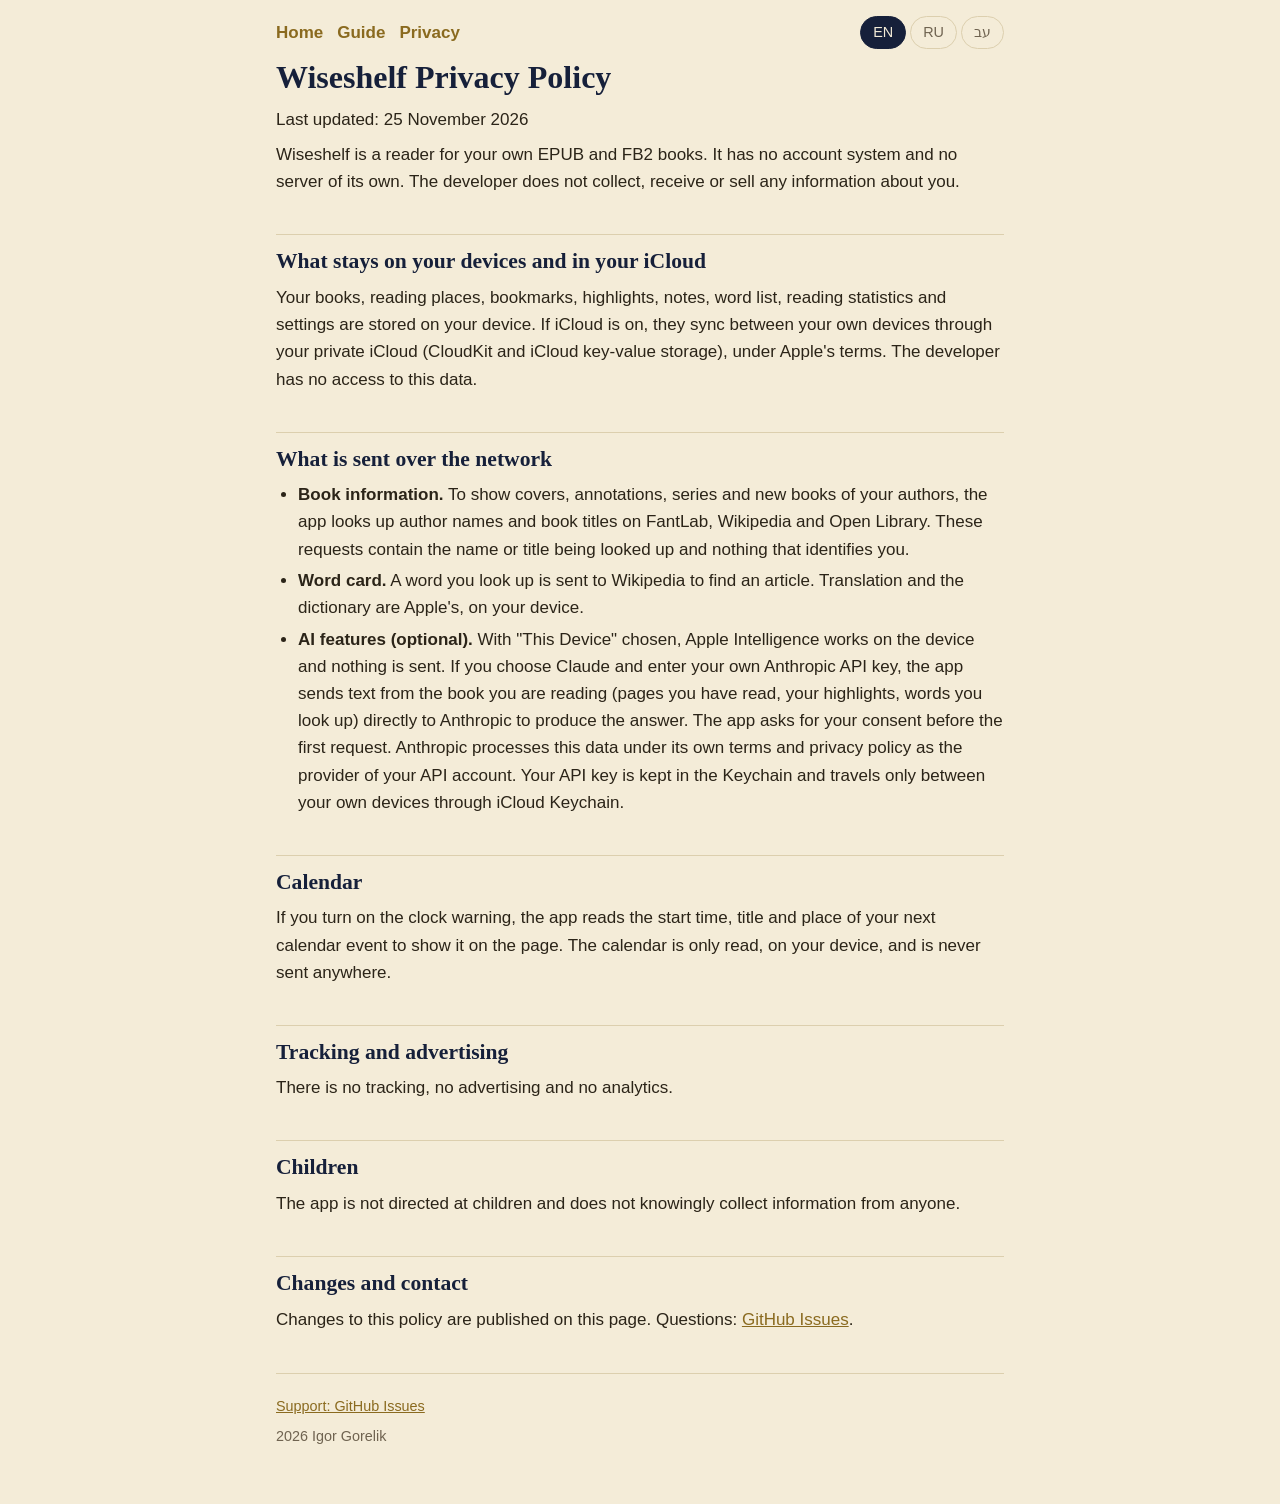
<file: privacy.html>
<!doctype html>
<html lang="en" dir="ltr">
<head>
<meta charset="utf-8">
<meta name="viewport" content="width=device-width, initial-scale=1">
<title>Wiseshelf Privacy Policy</title>
<link rel="icon" href="icon.png">
<link rel="stylesheet" href="site.css">
</head>
<body>
<main>
<div class="top">
<nav class="nav"><a href="./" data-en="Home" data-ru="Главная" data-he="ראשי">Home</a><a href="guide.html" data-en="Guide" data-ru="Руководство" data-he="מדריך">Guide</a><a href="privacy.html" data-en="Privacy" data-ru="Приватность" data-he="פרטיות">Privacy</a></nav>
<div class="langs" role="group" aria-label="Language">
<button type="button" data-lang="en">EN</button><button type="button" data-lang="ru" lang="ru">RU</button><button type="button" data-lang="he" lang="he">עב</button>
</div>
</div>
<section lang="en" dir="ltr" data-title="Wiseshelf Privacy Policy">
<h1>Wiseshelf Privacy Policy</h1>
<p>Last updated: 25 November 2026</p>
<p>Wiseshelf is a reader for your own EPUB and FB2 books. It has no account system and no server of its own. The developer does not collect, receive or sell any information about you.</p>
<h2 id="s1">What stays on your devices and in your iCloud</h2>
<p>Your books, reading places, bookmarks, highlights, notes, word list, reading statistics and settings are stored on your device. If iCloud is on, they sync between your own devices through your private iCloud (CloudKit and iCloud key-value storage), under Apple's terms. The developer has no access to this data.</p>
<h2 id="s2">What is sent over the network</h2>
<ul>
<li><strong>Book information.</strong> To show covers, annotations, series and new books of your authors, the app looks up author names and book titles on FantLab, Wikipedia and Open Library. These requests contain the name or title being looked up and nothing that identifies you.</li>
<li><strong>Word card.</strong> A word you look up is sent to Wikipedia to find an article. Translation and the dictionary are Apple's, on your device.</li>
<li><strong>AI features (optional).</strong> With "This Device" chosen, Apple Intelligence works on the device and nothing is sent. If you choose Claude and enter your own Anthropic API key, the app sends text from the book you are reading (pages you have read, your highlights, words you look up) directly to Anthropic to produce the answer. The app asks for your consent before the first request. Anthropic processes this data under its own terms and privacy policy as the provider of your API account. Your API key is kept in the Keychain and travels only between your own devices through iCloud Keychain.</li>
</ul>
<h2 id="s3">Calendar</h2>
<p>If you turn on the clock warning, the app reads the start time, title and place of your next calendar event to show it on the page. The calendar is only read, on your device, and is never sent anywhere.</p>
<h2 id="s4">Tracking and advertising</h2>
<p>There is no tracking, no advertising and no analytics.</p>
<h2 id="s5">Children</h2>
<p>The app is not directed at children and does not knowingly collect information from anyone.</p>
<h2 id="s6">Changes and contact</h2>
<p>Changes to this policy are published on this page. Questions: <a href="https://github.com/IgorGorelik/wiseshelf-app/issues">GitHub Issues</a>.</p>
</section>
<section lang="ru" dir="ltr" data-title="Политика приватности Wiseshelf">
<h1>Политика приватности Wiseshelf</h1>
<p>Обновлено: 25 ноября 2026</p>
<p>Wiseshelf — читалка ваших собственных книг EPUB и FB2. У неё нет учётных записей и нет своего сервера. Разработчик не собирает, не получает и не продаёт никаких сведений о вас.</p>
<h2 id="s1">Что остаётся на ваших устройствах и в вашем iCloud</h2>
<p>Книги, места чтения, закладки, выделения, заметки, список слов, статистика чтения и настройки хранятся на вашем устройстве. Если включён iCloud, они синхронизируются между вашими устройствами через ваш личный iCloud (CloudKit и хранилище «ключ-значение») на условиях Apple. У разработчика нет доступа к этим данным.</p>
<h2 id="s2">Что отправляется по сети</h2>
<ul>
<li><strong>Сведения о книгах.</strong> Чтобы показать обложки, аннотации, серии и новинки ваших авторов, приложение ищет имена авторов и названия книг на FantLab, в Википедии и Open Library. В запросах есть только искомое имя или название и ничего, что указывает на вас.</li>
<li><strong>Карточка слова.</strong> Слово, которое вы смотрите, отправляется в Википедию для поиска статьи. Перевод и словарь — системные, на устройстве.</li>
<li><strong>Функции AI (по желанию).</strong> Если выбрано «Это устройство», Apple Intelligence работает на устройстве и ничего не отправляется. Если вы выбрали Claude и ввели свой ключ API Anthropic, приложение отправляет текст читаемой книги (прочитанные страницы, ваши выделения, слова, которые вы смотрите) напрямую в Anthropic, чтобы получить ответ. Перед первым запросом приложение спрашивает согласие. Anthropic обрабатывает эти данные по своим условиям и политике приватности как поставщик вашей учётной записи API. Ключ API хранится в Связке ключей и передаётся только между вашими устройствами через Связку ключей iCloud.</li>
</ul>
<h2 id="s3">Календарь</h2>
<p>Если вы включили предупреждение часов, приложение читает время начала, название и место ближайшего события календаря, чтобы показать его на странице. Календарь только читается, на вашем устройстве, и никуда не отправляется.</p>
<h2 id="s4">Слежка и реклама</h2>
<p>Слежки, рекламы и аналитики нет.</p>
<h2 id="s5">Дети</h2>
<p>Приложение не адресовано детям и ни о ком сознательно не собирает сведений.</p>
<h2 id="s6">Изменения и связь</h2>
<p>Изменения политики публикуются на этой странице. Вопросы: <a href="https://github.com/IgorGorelik/wiseshelf-app/issues">GitHub Issues</a>.</p>
</section>
<section lang="he" dir="rtl" data-title="מדיניות הפרטיות של Wiseshelf">
<h1>מדיניות הפרטיות של Wiseshelf</h1>
<p>עודכן: 25 בנובמבר 2026</p>
<p>Wiseshelf היא אפליקציה לקריאת ספרי ה־EPUB וה־FB2 שלכם. אין בה חשבונות משתמש ואין לה שרת משלה. המפתח אינו אוסף, אינו מקבל ואינו מוכר שום מידע עליכם.</p>
<h2 id="s1">מה נשאר במכשירים שלכם וב־iCloud שלכם</h2>
<p>הספרים, מקומות הקריאה, הסימניות, ההדגשות, ההערות, רשימת המילים, סטטיסטיקת הקריאה וההגדרות נשמרים במכשיר שלכם. אם iCloud מופעל, הם מסתנכרנים בין המכשירים שלכם דרך ה־iCloud הפרטי שלכם (CloudKit ואחסון מפתח־ערך של iCloud), לפי תנאי Apple. למפתח אין גישה למידע הזה.</p>
<h2 id="s2">מה נשלח ברשת</h2>
<ul>
<li><strong>מידע על ספרים.</strong> כדי להציג כריכות, תקצירים, סדרות וספרים חדשים של המחברים שלכם, האפליקציה מחפשת שמות מחברים ושמות ספרים ב־FantLab, בוויקיפדיה וב־Open Library. הבקשות כוללות רק את השם המבוקש ושום דבר שמזהה אתכם.</li>
<li><strong>כרטיס מילה.</strong> מילה שאתם בודקים נשלחת לוויקיפדיה כדי למצוא ערך. התרגום והמילון הם של Apple, במכשיר.</li>
<li><strong>תכונות AI (רשות).</strong> כשנבחר "המכשיר הזה", Apple Intelligence פועל במכשיר ודבר אינו נשלח. אם בחרתם ב־Claude והזנתם מפתח API משלכם של Anthropic, האפליקציה שולחת טקסט מהספר שאתם קוראים (עמודים שקראתם, ההדגשות שלכם, מילים שאתם בודקים) ישירות אל Anthropic כדי לקבל תשובה. האפליקציה מבקשת את הסכמתכם לפני הבקשה הראשונה. Anthropic מעבדת את המידע לפי התנאים ומדיניות הפרטיות שלה, כספקית חשבון ה־API שלכם. מפתח ה־API נשמר בצרור המפתחות ועובר רק בין המכשירים שלכם דרך צרור המפתחות של iCloud.</li>
</ul>
<h2 id="s3">יומן</h2>
<p>אם הפעלתם את התרעת השעון, האפליקציה קוראת את שעת ההתחלה, הכותרת והמקום של האירוע הבא ביומן כדי להציגו על הדף. היומן נקרא בלבד, במכשיר, ואינו נשלח לשום מקום.</p>
<h2 id="s4">מעקב ופרסום</h2>
<p>אין מעקב, אין פרסום ואין אנליטיקה.</p>
<h2 id="s5">ילדים</h2>
<p>האפליקציה אינה מיועדת לילדים ואינה אוספת ביודעין מידע על איש.</p>
<h2 id="s6">שינויים ויצירת קשר</h2>
<p>שינויים במדיניות מתפרסמים בעמוד הזה. שאלות: <a href="https://github.com/IgorGorelik/wiseshelf-app/issues">GitHub Issues</a>.</p>
</section>
<footer>
<p><a href="https://github.com/IgorGorelik/wiseshelf-app/issues" data-en="Support: GitHub Issues" data-ru="Поддержка: GitHub Issues" data-he="תמיכה: GitHub Issues">Support: GitHub Issues</a></p>
<p>2026 Igor Gorelik</p>
</footer>
</main>
<script src="site.js"></script>
</body>
</html>
</file>
<file: site.css>
:root{--bg:#f4ecd8;--card:#fbf6e9;--ink:#2b2418;--muted:#6f6350;--accent:#8a6a1f;--line:#dccfae;--head:#16203a}
@media (prefers-color-scheme:dark){:root{--bg:#131b31;--card:#1b2542;--ink:#ece6d6;--muted:#a9a48f;--accent:#d2ad5a;--line:#2e3a5e;--head:#f1e7c9}}
*{box-sizing:border-box}
html{-webkit-text-size-adjust:100%}
body{margin:0;background:var(--bg);color:var(--ink);font:17px/1.6 -apple-system,BlinkMacSystemFont,"Segoe UI",Roboto,"Helvetica Neue",Arial,sans-serif}
main{max-width:760px;margin:0 auto;padding:16px 16px 48px}
h1,h2,h3{font-family:"New York","Iowan Old Style",Georgia,"Times New Roman",serif;color:var(--head);line-height:1.25}
h1{font-size:2rem;margin:.2em 0}
h2{font-size:1.35rem;margin:1.8em 0 .4em;padding-top:.6em;border-top:1px solid var(--line)}
h3{font-size:1.08rem;margin:1.3em 0 .3em}
a{color:var(--accent)}
p,ul,ol{margin:.5em 0}
ul,ol{padding-inline-start:1.3em}
li{margin:.25em 0}
.top{display:flex;justify-content:space-between;align-items:center;gap:12px;flex-wrap:wrap;margin-bottom:8px}
.nav a{margin-inline-end:14px;text-decoration:none;font-weight:600}
.langs button{font:inherit;font-size:.9rem;background:none;color:var(--muted);border:1px solid var(--line);border-radius:999px;padding:4px 12px;margin-inline-start:4px;cursor:pointer}
.langs button[aria-pressed=true]{background:var(--head);color:var(--bg);border-color:var(--head)}
.hero{display:flex;gap:18px;align-items:center;margin:20px 0 8px}
.hero img{width:96px;height:96px;border-radius:22px;flex:none}
.tag{color:var(--muted);margin:0}
.cards{display:grid;grid-template-columns:repeat(auto-fit,minmax(220px,1fr));gap:12px;margin:18px 0}
.card{background:var(--card);border:1px solid var(--line);border-radius:14px;padding:14px 16px}
.card h3{margin:0 0 .3em}
.card p{margin:0;color:var(--muted);font-size:.95rem}
.note{color:var(--muted);font-size:.92rem}
.toc{background:var(--card);border:1px solid var(--line);border-radius:14px;padding:10px 16px;columns:2;font-size:.95rem}
.toc a{text-decoration:none}
@media (max-width:520px){.toc{columns:1}h1{font-size:1.6rem}}
footer{margin-top:40px;padding-top:14px;border-top:1px solid var(--line);color:var(--muted);font-size:.9rem}
.shots{display:flex;flex-wrap:wrap;justify-content:center;align-items:flex-start;gap:18px;margin:16px 0 20px}
.shot{margin:0;text-align:center}
.shot img{display:block;margin:0 auto;height:auto;border-radius:22px;border:1px solid var(--line);box-shadow:0 6px 22px rgba(0,0,0,.14)}
.shot.phone img{width:230px}
.shot.pad img{width:320px;border-radius:16px}
.shot.mac{flex:1 1 100%}
.shot.mac img{width:100%;max-width:700px;border-radius:10px}
.shot figcaption{color:var(--muted);font-size:.88rem;line-height:1.35;margin-top:8px;max-width:320px;margin-inline:auto}
.shot.mac figcaption{max-width:none}
@media (max-width:520px){.shots{gap:12px}.shot.phone img{width:41vw;border-radius:16px}.shot figcaption{max-width:41vw}.shot.pad img{width:80vw}}
section[lang]{display:none}
section[lang].on{display:block}
</file>
